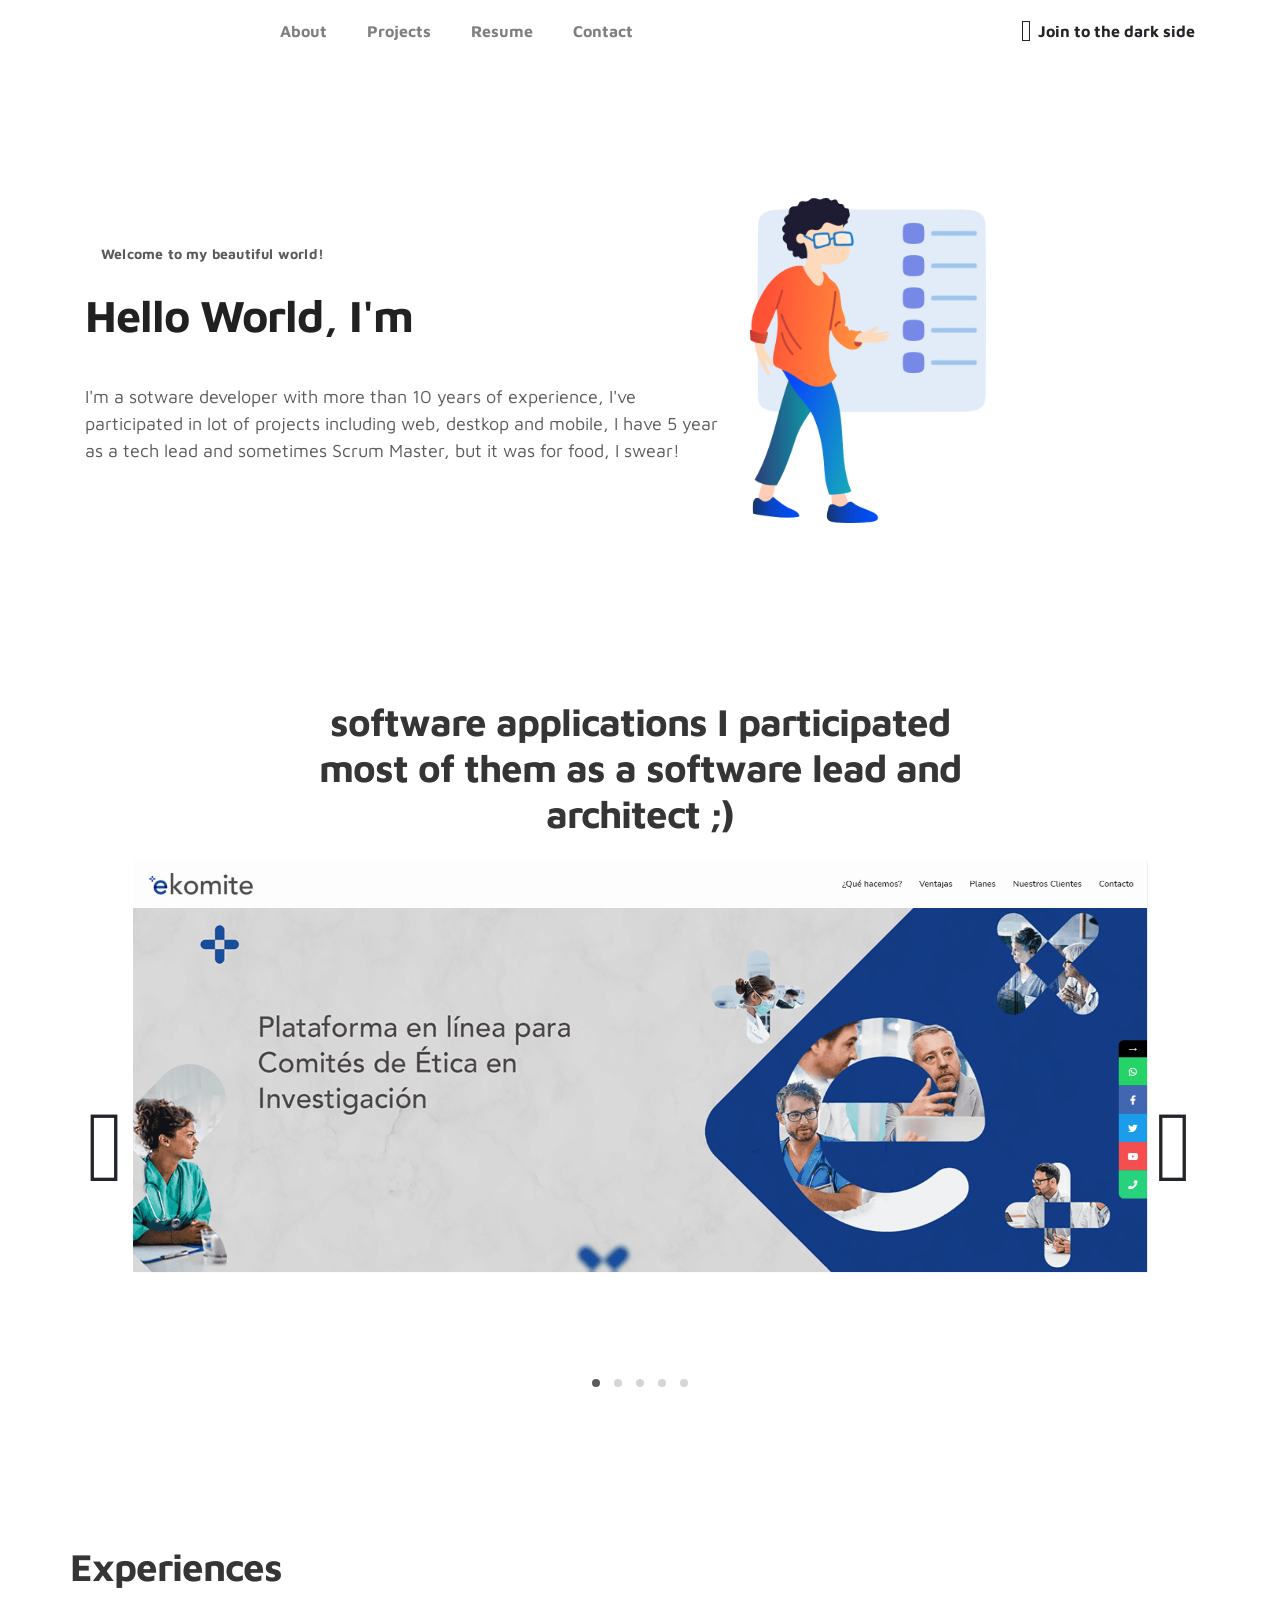
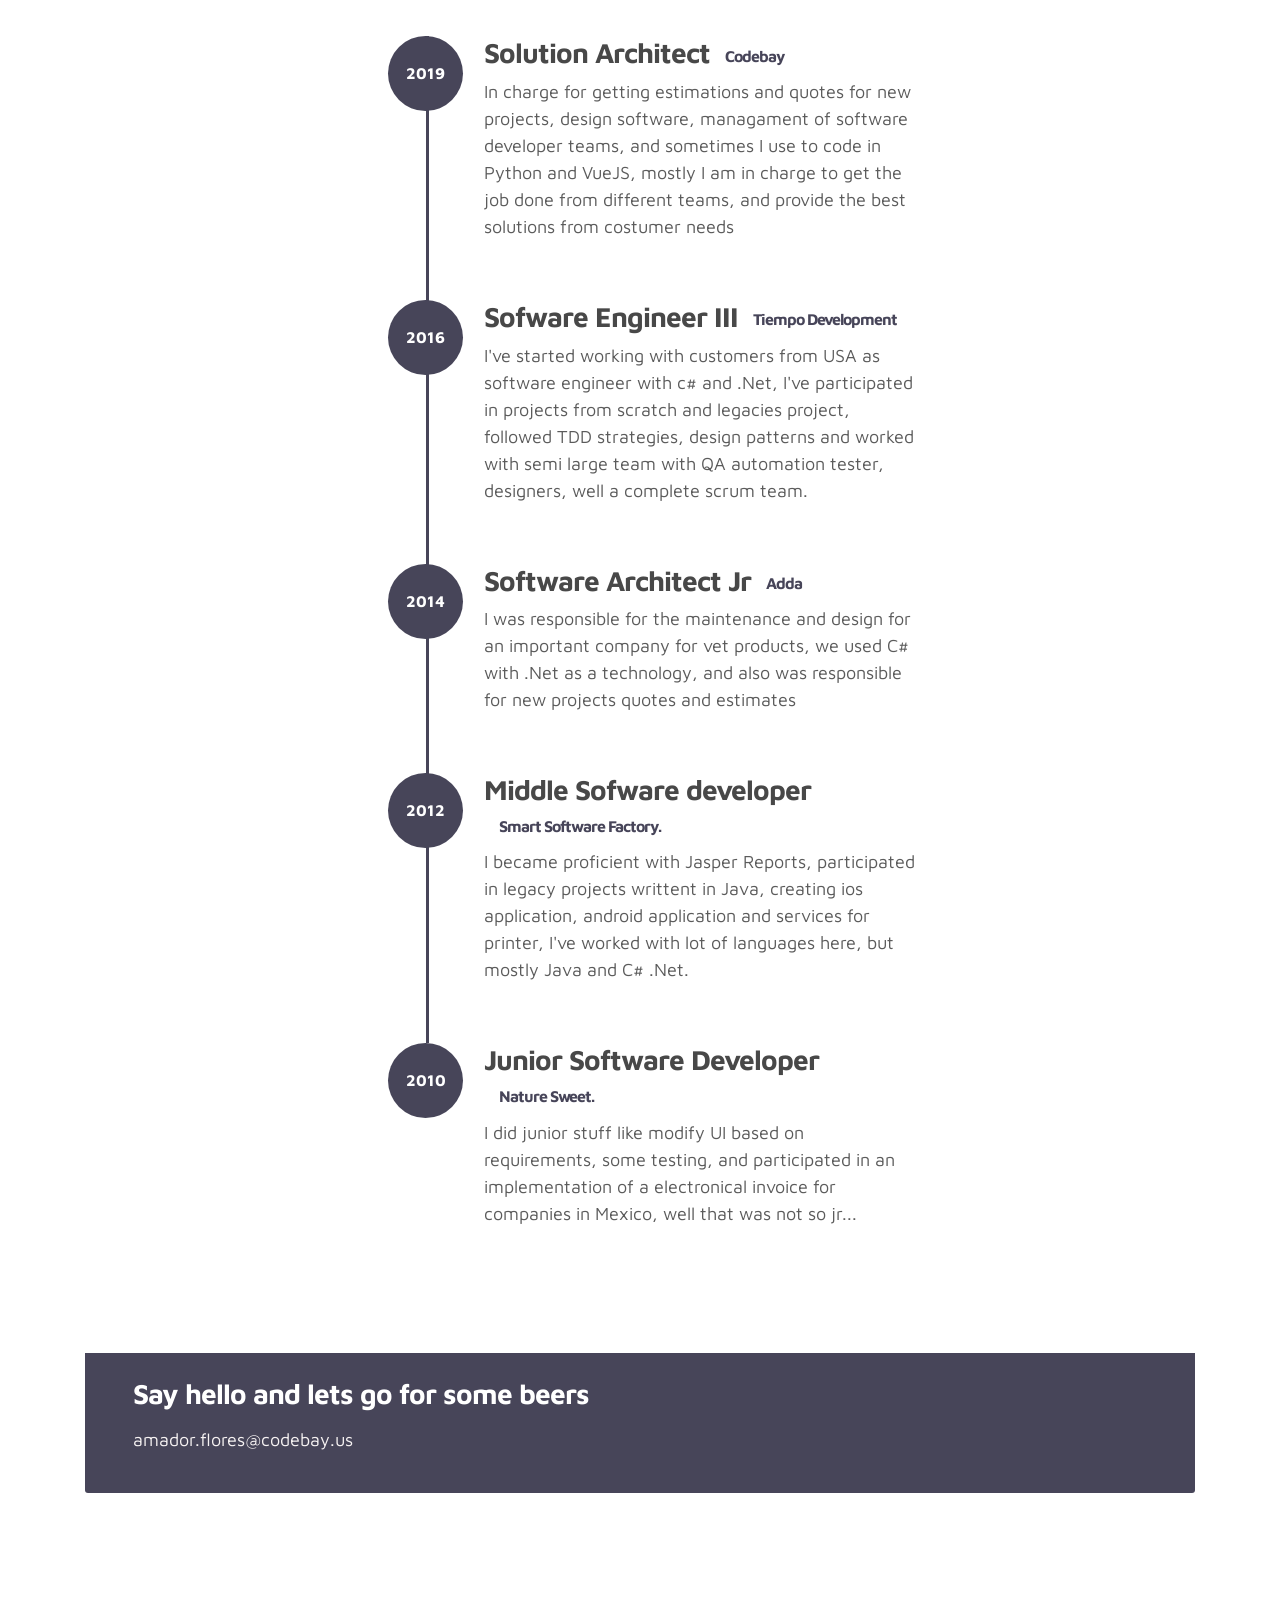
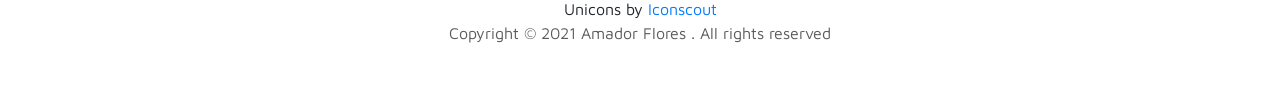
<file: index.html>
<!doctype html>
<html lang="en">
  <head>
    <meta charset="utf-8">
    <meta name="viewport" content="width=device-width, initial-scale=1, shrink-to-fit=no">
    <meta name="description" content="Amador Flores is a technology entusiast and very passionate of everyhing related with technology and videogames!">
    <meta name="author" content="Amador Flores">

    <title>Amador Flores - Welcome to my world!</title>

    <link rel="stylesheet" href="css/bootstrap.min.css">
    <link rel="stylesheet" href="https://unicons.iconscout.com/release/v4.0.0/css/line.css">
    <link rel="stylesheet" href="css/owl.carousel.min.css">
    <link rel="stylesheet" href="css/owl.theme.default.min.css">

    <!-- MAIN STYLE -->
    <link rel="stylesheet" href="css/tooplate-style.css?v=1">
    
<!--

Tooplate 2115 Marvel

https://www.tooplate.com/view/2115-marvel

-->
  </head>
  <body>

    <!-- MENU -->
    <nav class="navbar navbar-expand-sm navbar-light">
        <div class="container">
            <button class="navbar-toggler" type="button" data-toggle="collapse" data-target="#navbarNav" aria-controls="navbarNav" aria-expanded="false"
                aria-label="Toggle navigation">
                <span class="navbar-toggler-icon"></span>
                <span class="navbar-toggler-icon"></span>
                <span class="navbar-toggler-icon"></span>
            </button>

            <div class="collapse navbar-collapse" id="navbarNav">
                <ul class="navbar-nav mx-auto">
                    <li class="nav-item">
                        <a href="#about" class="nav-link"><span data-hover="About">About</span></a>
                    </li>
                    <li class="nav-item">
                        <a href="#project" class="nav-link"><span data-hover="Projects">Projects</span></a>
                    </li>
                    <li class="nav-item">
                        <a href="#resume" class="nav-link"><span data-hover="Resume">Resume</span></a>
                    </li>
                    <li class="nav-item">
                        <a href="#contact" class="nav-link"><span data-hover="Contact">Contact</span></a>
                    </li>
                </ul>

                <ul class="navbar-nav ml-lg-auto">
                    <div class="ml-lg-4">
                      <div class="color-mode d-lg-flex justify-content-center align-items-center">
                        <i class="color-mode-icon"></i>
                        <span class="text-icon-header">
                          Join to the dark side
                        </span> 
                      </div>
                    </div>
                </ul>
            </div>
        </div>
    </nav>

    <!-- ABOUT -->
    <section class="about full-screen d-lg-flex justify-content-center align-items-center" id="about">
        <div class="container">
            <div class="row">
                
                <div class="col-lg-7 col-md-12 col-12 d-flex align-items-center">
                    <div class="about-text">
                        <small class="small-text">Welcome to <span class="mobile-block">my beautiful world!</span></small>
                        <h1 class="animated animated-text">
                            <span class="mr-2">Hello World, I'm</span>
                                <div class="animated-info">
                                    <span class="animated-item">Amador Flores</span>
                                    <span class="animated-item">Software Developer</span>
                                    <span class="animated-item">A simple human</span>
                                </div>
                        </h1>

                        <p class="pt-3">I'm a sotware developer with more than 10 years of experience, I've participated in lot of projects including web, destkop and mobile,
                          I have 5 year as a tech lead and sometimes Scrum Master, but it was for food, I swear!</p>
                    </div>
                </div>

                <div class="col-lg-5 col-md-12 col-12">
                    <div class="about-image svg">
                        <img src="images/undraw/undraw_software_engineer_lvl5.svg" class="img-fluid" alt="svg image">
                    </div>
                </div>

            </div>
        </div>
    </section>

    <!-- PROJECTS -->
    <section class="project py-5" id="project">
        <div class="container">
                
                <div class="row">
                  <div class="col-lg-11 text-center mx-auto col-12">

                      <div class="col-lg-8 mx-auto">
                        <h2>software applications I participated most of them as a software lead and architect ;)</h2>
                      </div>

                      <div class="owl-carousel owl-theme pt-3">
                        <div class="item">
                          <div class="project-info">
                            <img src="images/project/project-image01.png" class="img-fluid" alt="project image">
                          </div>
                        </div>

                        <div class="item">
                          <div class="project-info">
                            <img src="images/project/project-image02.png" class="img-fluid" alt="project image">
                          </div>
                        </div>

                        <div class="item">
                          <div class="project-info">
                            <img src="images/project/project-image03.png" class="img-fluid" alt="project image">
                          </div>
                        </div>

                        <div class="item">
                          <div class="project-info">
                            <img src="images/project/project-image04.png" class="img-fluid" alt="project image">
                          </div>
                        </div>

                        <div class="item">
                          <div class="project-info">
                            <img src="images/project/project-image05.png" class="img-fluid" alt="project image">
                          </div>
                        </div>
                      </div>

                  </div>
                </div>
        </div>
    </section>

    <!-- FEATURES -->
    <section class="resume py-5 d-lg-flex justify-content-center align-items-center" id="resume">
        <div class="container">
            <div class="row">
              <h2 class="mb-4">Experiences</h2>

                <div class="col-12 d-flex justify-content-center">

                    <div class="timeline pl-4">
                        <div class="timeline-wrapper">
                          <div class="timeline-yr">
                              <span>2019</span>
                          </div>
                          <div class="timeline-info">
                              <h3><span>Solution Architect</span><small>Codebay</small></h3>
                              <p>In charge for getting estimations and quotes for new projects, design software, managament of software developer teams, and sometimes I use to code in Python and VueJS, mostly I am in charge to get the job done from different teams, and provide the best solutions from costumer needs</p>
                          </div>
                        </div>

                        <div class="timeline-wrapper">
                             <div class="timeline-yr">
                                  <span>2016</span>
                             </div>
                             <div class="timeline-info">
                                  <h3><span>Sofware Engineer III</span><small>Tiempo Development</small></h3>
                                  <p>I've started working with customers from USA as software engineer with c# and .Net, I've participated in projects from scratch and legacies project, followed TDD strategies, design patterns and worked with semi large team with QA automation tester, designers, well a complete scrum team.</p>
                             </div>
                        </div>

                        <div class="timeline-wrapper">
                            <div class="timeline-yr">
                                <span>2014</span>
                            </div>
                            <div class="timeline-info">
                                <h3><span>Software Architect Jr</span><small>Adda</small></h3>
                                <p>I was responsible for the maintenance and design for an important company for vet products, we used C# with .Net as a technology, and also was responsible for new projects quotes and estimates</p>
                            </div>
                        </div>

                        <div class="timeline-wrapper">
                            <div class="timeline-yr">
                                <span>2012</span>
                            </div>
                            <div class="timeline-info">
                                <h3><span>Middle Sofware developer<small>Smart Software Factory.</small></h3>
                                <p>I became proficient with Jasper Reports, participated in legacy projects writtent in Java, creating ios application, android application and services for printer, I've worked with lot of languages here, but mostly Java and C# .Net.</p>
                            </div>
                        </div>
                        
                        <div class="timeline-wrapper">
                            <div class="timeline-yr">
                                <span>2010</span>
                            </div>
                            <div class="timeline-info">
                                <h3><span>Junior Software Developer<small>Nature Sweet.</small></h3>
                                <p>I did junior stuff like modify UI based on requirements, some testing, and participated in an implementation of a electronical invoice for companies in Mexico, well that was not so jr...</p>
                            </div>
                        </div>

                    </div>
                </div>
                
            </div>
        </div>
    </section>

    <!-- CONTACT -->
    <section class="contact py-5" id="contact">
      <div class="container">
        <div class="row">
          
          <div class="col-12">
            <div class="contact-info d-flex justify-content-between align-items-center py-4 px-lg-5">
                <div class="contact-info-item">
                  <h3 class="mb-3 text-white">Say hello and lets go for some beers</h3>
                  <p><a href="mailto:amador.flores@codebay.us">amador.flores@codebay.us</a></p>
                </div>
                <ul class="social-links">
                  <li><a href="https://www.linkedin.com/in/jos%C3%A9-amador-flores-ibarra-50bb1073/" class="uil uil-linkedin-alt" data-toggle="tooltip" data-placement="left" title="LinkedIn"></a></li>
                  <li><a href="https://github.com/jamadorfi18" class="uil uil-github" data-toggle="tooltip" data-placement="left" title="GitHub"></a></li>
                  <li><a href="https://codebay.us/" class="uil uil-globe" data-toggle="tooltip" data-placement="left" title="Codebay"></a></li>
                </ul>
            </div>
          </div>
        </div>
      </div>
    </section>

    <!-- FOOTER -->
     <footer class="footer py-5">
          <div class="container">
            <div class="row">
              <div class="col-12 text-center">
                 Unicons by <a href="https://iconscout.com/">Iconscout</a>
              </div>
            </div>
               <div class="row">
                    <div class="col-lg-12 col-12">                                
                        <p class="copyright-text text-center">Copyright &copy; 2021 Amador Flores . All rights reserved</p>
                    </div>
               </div>
          </div>
     </footer>

    <script src="js/jquery-3.3.1.min.js"></script>
    <script src="js/popper.min.js"></script>
    <script src="js/bootstrap.min.js"></script>
    <script src="js/Headroom.js"></script>
    <script src="js/jQuery.headroom.js"></script>
    <script src="js/owl.carousel.min.js"></script>
    <script src="js/smoothscroll.js"></script>
    <script src="js/custom.js?v=1"></script>

  </body>
</html>
</file>
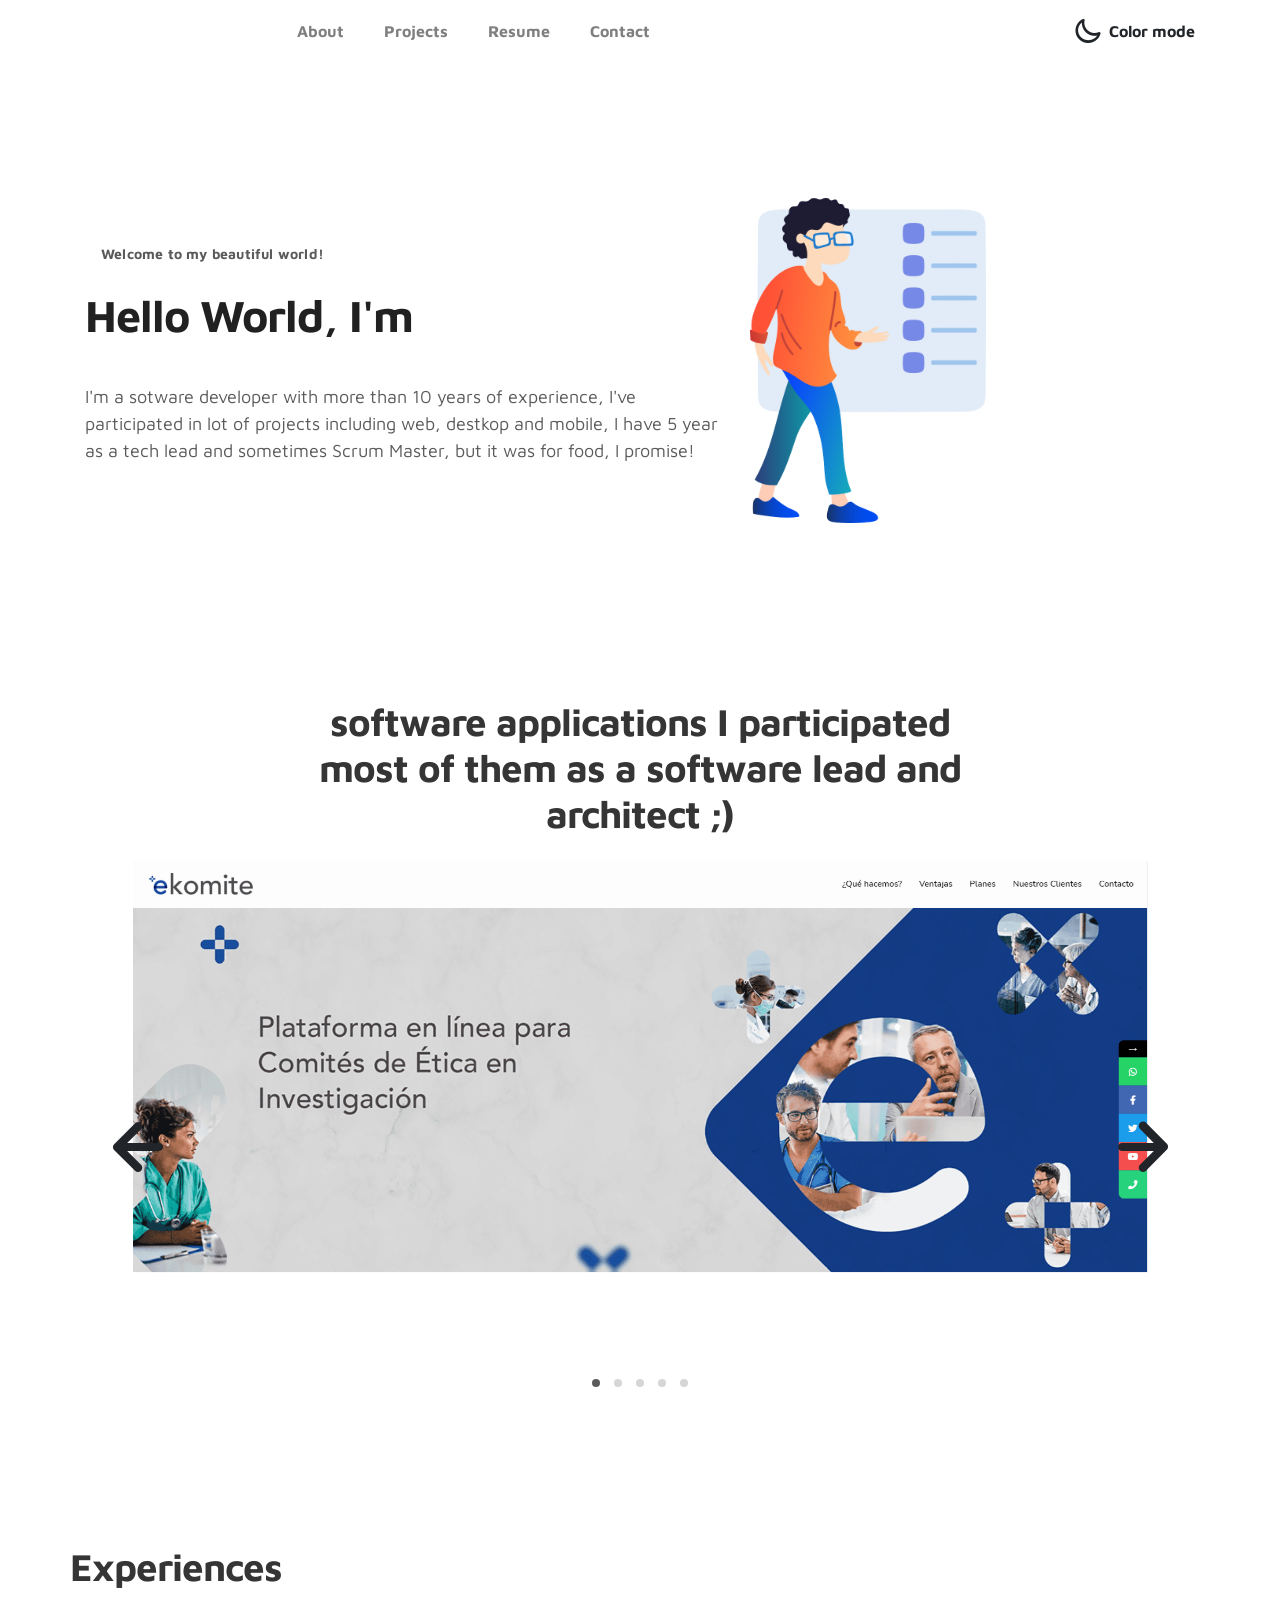
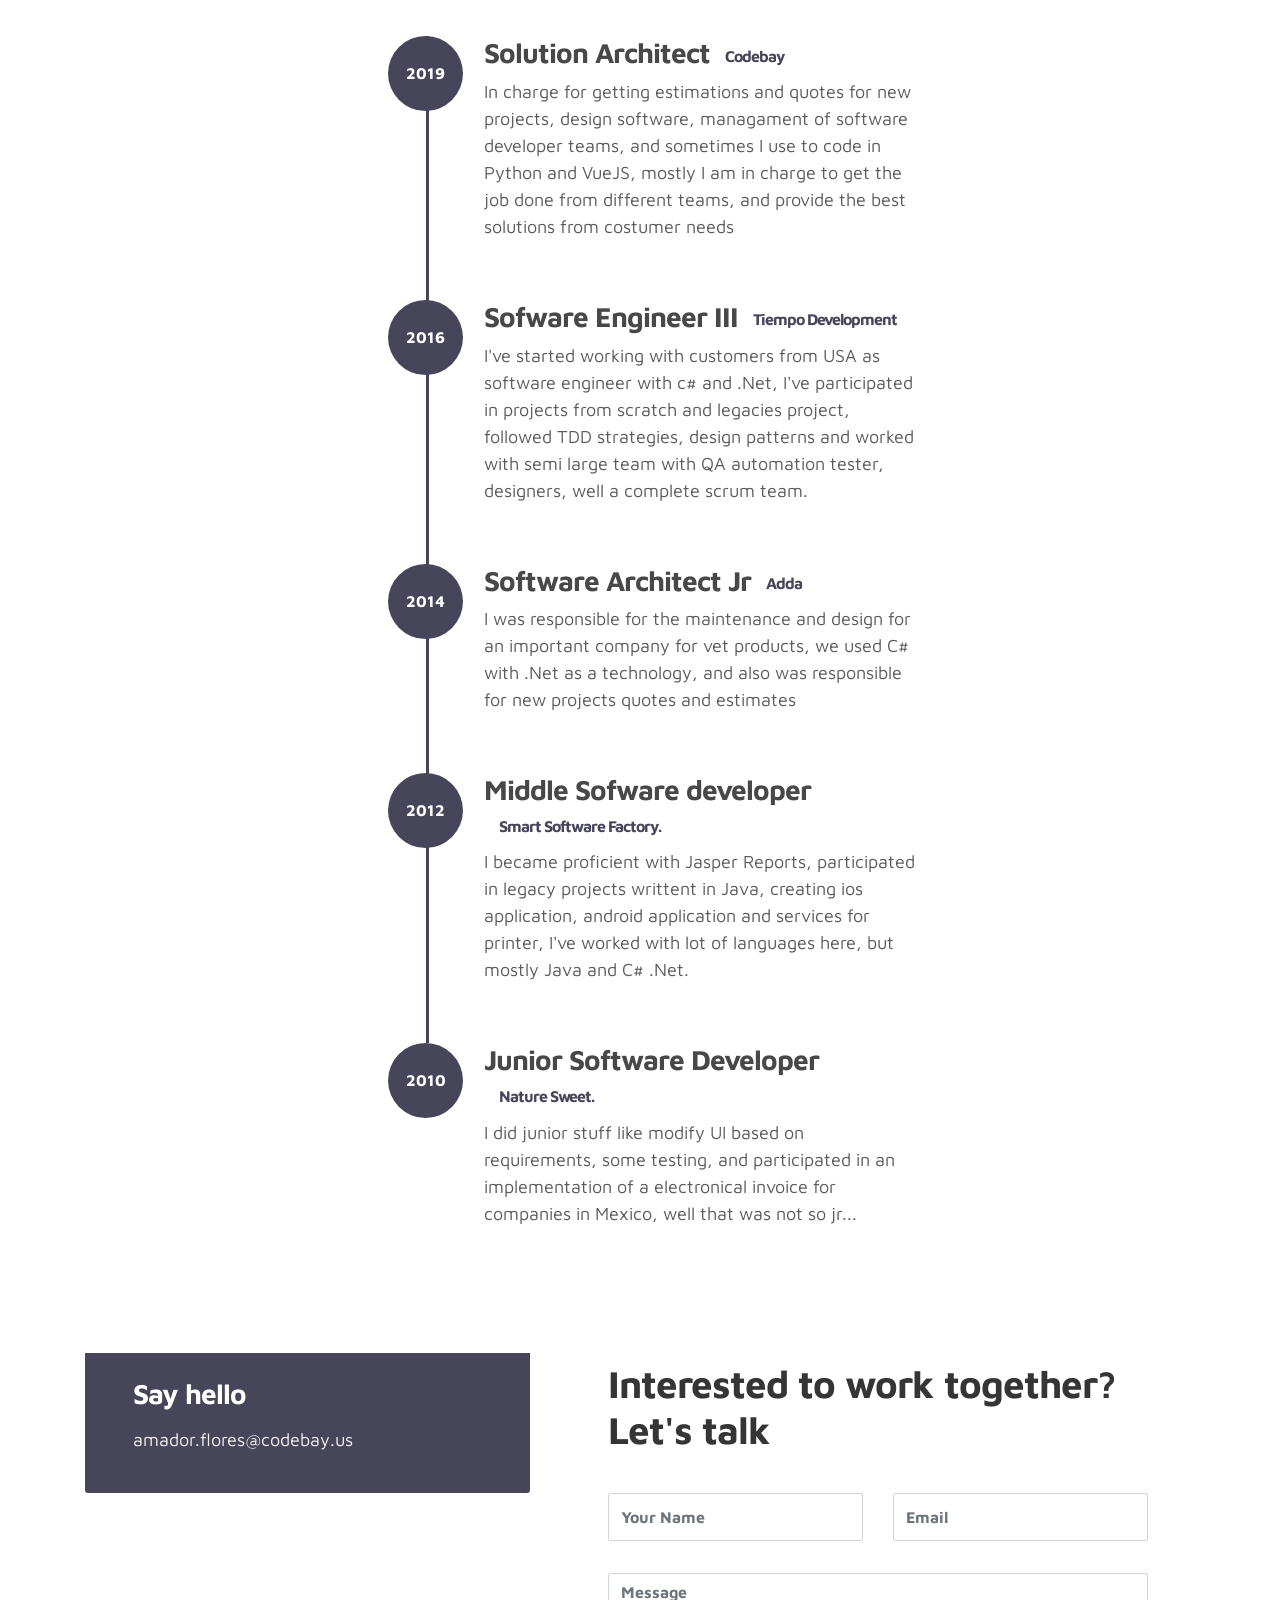
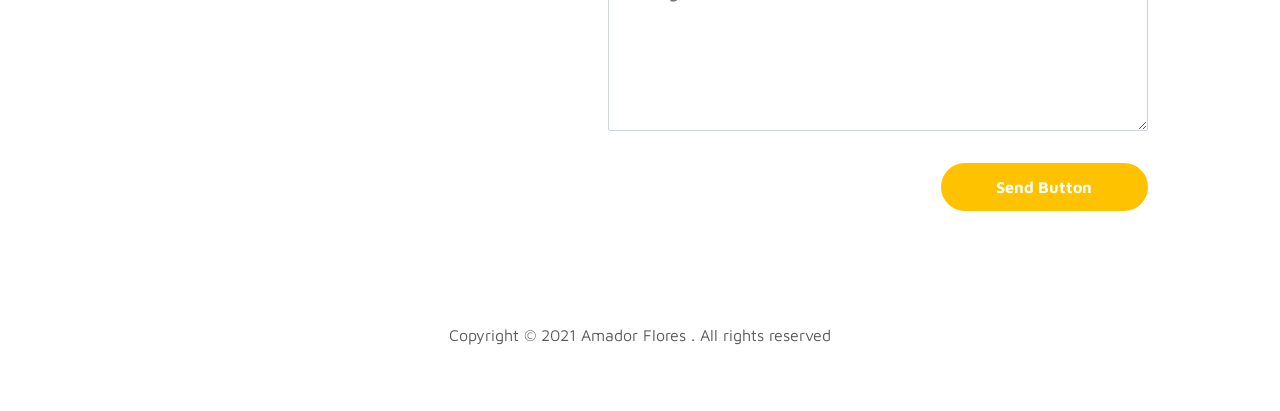
<file: 2115_marvel/index.html>
<!doctype html>
<html lang="en">
  <head>
    <meta charset="utf-8">
    <meta name="viewport" content="width=device-width, initial-scale=1, shrink-to-fit=no">
    <meta name="description" content="">
    <meta name="author" content="">

    <title>Amador Flores </title>

    <link rel="stylesheet" href="css/bootstrap.min.css">
    <link rel="stylesheet" href="css/unicons.css">
    <link rel="stylesheet" href="css/owl.carousel.min.css">
    <link rel="stylesheet" href="css/owl.theme.default.min.css">

    <!-- MAIN STYLE -->
    <link rel="stylesheet" href="css/tooplate-style.css">
    
<!--

Tooplate 2115 Marvel

https://www.tooplate.com/view/2115-marvel

-->
  </head>
  <body>

    <!-- MENU -->
    <nav class="navbar navbar-expand-sm navbar-light">
        <div class="container">
            <button class="navbar-toggler" type="button" data-toggle="collapse" data-target="#navbarNav" aria-controls="navbarNav" aria-expanded="false"
                aria-label="Toggle navigation">
                <span class="navbar-toggler-icon"></span>
                <span class="navbar-toggler-icon"></span>
                <span class="navbar-toggler-icon"></span>
            </button>

            <div class="collapse navbar-collapse" id="navbarNav">
                <ul class="navbar-nav mx-auto">
                    <li class="nav-item">
                        <a href="#about" class="nav-link"><span data-hover="About">About</span></a>
                    </li>
                    <li class="nav-item">
                        <a href="#project" class="nav-link"><span data-hover="Projects">Projects</span></a>
                    </li>
                    <li class="nav-item">
                        <a href="#resume" class="nav-link"><span data-hover="Resume">Resume</span></a>
                    </li>
                    <li class="nav-item">
                        <a href="#contact" class="nav-link"><span data-hover="Contact">Contact</span></a>
                    </li>
                </ul>

                <ul class="navbar-nav ml-lg-auto">
                    <div class="ml-lg-4">
                      <div class="color-mode d-lg-flex justify-content-center align-items-center">
                        <i class="color-mode-icon"></i>
                        Color mode
                      </div>
                    </div>
                </ul>
            </div>
        </div>
    </nav>

    <!-- ABOUT -->
    <section class="about full-screen d-lg-flex justify-content-center align-items-center" id="about">
        <div class="container">
            <div class="row">
                
                <div class="col-lg-7 col-md-12 col-12 d-flex align-items-center">
                    <div class="about-text">
                        <small class="small-text">Welcome to <span class="mobile-block">my beautiful world!</span></small>
                        <h1 class="animated animated-text">
                            <span class="mr-2">Hello World, I'm</span>
                                <div class="animated-info">
                                    <span class="animated-item">Amador Flores</span>
                                    <span class="animated-item">Software Developer</span>
                                    <span class="animated-item">A simple human</span>
                                </div>
                        </h1>

                        <p class="pt-3">I'm a sotware developer with more than 10 years of experience, I've participated in lot of projects including web, destkop and mobile,
                          I have 5 year as a tech lead and sometimes Scrum Master, but it was for food, I promise!</p>
                    </div>
                </div>

                <div class="col-lg-5 col-md-12 col-12">
                    <div class="about-image svg">
                        <img src="images/undraw/undraw_software_engineer_lvl5.svg" class="img-fluid" alt="svg image">
                    </div>
                </div>

            </div>
        </div>
    </section>

    <!-- PROJECTS -->
    <section class="project py-5" id="project">
        <div class="container">
                
                <div class="row">
                  <div class="col-lg-11 text-center mx-auto col-12">

                      <div class="col-lg-8 mx-auto">
                        <h2>software applications I participated most of them as a software lead and architect ;)</h2>
                      </div>

                      <div class="owl-carousel owl-theme pt-3">
                        <div class="item">
                          <div class="project-info">
                            <img src="images/project/project-image01.png" class="img-fluid" alt="project image">
                          </div>
                        </div>

                        <div class="item">
                          <div class="project-info">
                            <img src="images/project/project-image02.png" class="img-fluid" alt="project image">
                          </div>
                        </div>

                        <div class="item">
                          <div class="project-info">
                            <img src="images/project/project-image03.png" class="img-fluid" alt="project image">
                          </div>
                        </div>

                        <div class="item">
                          <div class="project-info">
                            <img src="images/project/project-image04.png" class="img-fluid" alt="project image">
                          </div>
                        </div>

                        <div class="item">
                          <div class="project-info">
                            <img src="images/project/project-image05.png" class="img-fluid" alt="project image">
                          </div>
                        </div>
                      </div>

                  </div>
                </div>
        </div>
    </section>

    <!-- FEATURES -->
    <section class="resume py-5 d-lg-flex justify-content-center align-items-center" id="resume">
        <div class="container">
            <div class="row">
              <h2 class="mb-4">Experiences</h2>

                <div class="col-12 d-flex justify-content-center">

                    <div class="timeline pl-4">
                        <div class="timeline-wrapper">
                          <div class="timeline-yr">
                              <span>2019</span>
                          </div>
                          <div class="timeline-info">
                              <h3><span>Solution Architect</span><small>Codebay</small></h3>
                              <p>In charge for getting estimations and quotes for new projects, design software, managament of software developer teams, and sometimes I use to code in Python and VueJS, mostly I am in charge to get the job done from different teams, and provide the best solutions from costumer needs</p>
                          </div>
                        </div>

                        <div class="timeline-wrapper">
                             <div class="timeline-yr">
                                  <span>2016</span>
                             </div>
                             <div class="timeline-info">
                                  <h3><span>Sofware Engineer III</span><small>Tiempo Development</small></h3>
                                  <p>I've started working with customers from USA as software engineer with c# and .Net, I've participated in projects from scratch and legacies project, followed TDD strategies, design patterns and worked with semi large team with QA automation tester, designers, well a complete scrum team.</p>
                             </div>
                        </div>

                        <div class="timeline-wrapper">
                            <div class="timeline-yr">
                                <span>2014</span>
                            </div>
                            <div class="timeline-info">
                                <h3><span>Software Architect Jr</span><small>Adda</small></h3>
                                <p>I was responsible for the maintenance and design for an important company for vet products, we used C# with .Net as a technology, and also was responsible for new projects quotes and estimates</p>
                            </div>
                        </div>

                        <div class="timeline-wrapper">
                            <div class="timeline-yr">
                                <span>2012</span>
                            </div>
                            <div class="timeline-info">
                                <h3><span>Middle Sofware developer<small>Smart Software Factory.</small></h3>
                                <p>I became proficient with Jasper Reports, participated in legacy projects writtent in Java, creating ios application, android application and services for printer, I've worked with lot of languages here, but mostly Java and C# .Net.</p>
                            </div>
                        </div>
                        
                        <div class="timeline-wrapper">
                            <div class="timeline-yr">
                                <span>2010</span>
                            </div>
                            <div class="timeline-info">
                                <h3><span>Junior Software Developer<small>Nature Sweet.</small></h3>
                                <p>I did junior stuff like modify UI based on requirements, some testing, and participated in an implementation of a electronical invoice for companies in Mexico, well that was not so jr...</p>
                            </div>
                        </div>

                    </div>
                </div>
                
            </div>
        </div>
    </section>

    <!-- CONTACT -->
    <section class="contact py-5" id="contact">
      <div class="container">
        <div class="row">
          
          <div class="col-lg-5 mr-lg-5 col-12">
            <div class="contact-info d-flex justify-content-between align-items-center py-4 px-lg-5">
                <div class="contact-info-item">
                  <h3 class="mb-3 text-white">Say hello</h3>
                  <p><a href="mailto:amador.flores@codebay.us">amador.flores@codebay.us</a></p>
                </div>
            </div>
          </div>

          <div class="col-lg-6 col-12">
            <div class="contact-form">
              <h2 class="mb-4">Interested to work together? Let's talk</h2>

              <form action="" method="get">
                <div class="row">
                  <div class="col-lg-6 col-12">
                    <input type="text" class="form-control" name="name" placeholder="Your Name" id="name">
                  </div>

                  <div class="col-lg-6 col-12">
                    <input type="email" class="form-control" name="email" placeholder="Email" id="email">
                  </div>

                  <div class="col-12">
                    <textarea name="message" rows="6" class="form-control" id="message" placeholder="Message"></textarea>
                  </div>

                  <div class="ml-lg-auto col-lg-5 col-12">
                    <input type="submit" class="form-control submit-btn" value="Send Button">
                  </div>
                </div>
              </form>
            </div>
          </div>

        </div>
      </div>
    </section>

    <!-- FOOTER -->
     <footer class="footer py-5">
          <div class="container">
               <div class="row">

                    <div class="col-lg-12 col-12">                                
                        <p class="copyright-text text-center">Copyright &copy; 2021 Amador Flores . All rights reserved</p>
                    </div>
                    
               </div>
          </div>
     </footer>

    <script src="js/jquery-3.3.1.min.js"></script>
    <script src="js/popper.min.js"></script>
    <script src="js/bootstrap.min.js"></script>
    <script src="js/Headroom.js"></script>
    <script src="js/jQuery.headroom.js"></script>
    <script src="js/owl.carousel.min.js"></script>
    <script src="js/smoothscroll.js"></script>
    <script src="js/custom.js"></script>

  </body>
</html>
</file>
<file: css/tooplate-style.css>
/*

Tooplate 2115 Marvel

https://www.tooplate.com/view/2115-marvel

*/


@import url("https://fonts.googleapis.com/css?family=Maven+Pro:400,700");
body {
  font-family: "Maven Pro", sans-serif;
  padding-top: 70px;
}

.full-screen {
  padding: 8rem 0;
}

.small-text {
  color: #5b5b5b;
  font-size: 14px;
  font-weight: bold;
  padding: 8px 16px;
  border-radius: 50px;
  letter-spacing: 0.2px;
}

ul {
  margin: 0;
  padding: 0;
}
ul li {
  list-style: none;
}

a {
  font-weight: normal;
  text-decoration: none !important;
  transition: all 0.4s ease;
}
a:hover {
  color: #ffc200 !important;
}

.navbar-brand .uil {
  font-size: 40px;
}

p {
  font-size: 18px;
  font-weight: 300;
  line-height: 1.5;
  color: #5b5b5b;
}

h1, h2, h3, h4, h5, h6 {
  font-weight: bold;
  letter-spacing: -1px;
}

h1 {
  color: #212121;
  font-size: 2.8em;
  margin: 24px 0;
}

h2 {
  color: #353535;
  font-size: 2.4em;
  font-weight: bold;
}

h3 {
  color: #484848;
}

h3,
b, strong {
  font-weight: bold;
}

.custom-btn {
  background: #eee;
  color: #5b5b5b;
  font-weight: bold;
  border-radius: 50px;
  padding: 13px 29px;
  font-size: 14px;
  line-height: normal;
  overflow: hidden;
  transition: all 0.4s ease;
}
.custom-btn:hover {
  color: #ffc200;
}
.custom-btn.custom-btn-bg {
  background: #474559;
  color: #ffffff;
}
.custom-btn.custom-btn-bg:hover {
  background: #ffc200;
  color: #ffffff !important;
}

.animated {
  position: relative;
}

.animated-info {
  display: inline-block;
  vertical-align: top;
  margin-top: 5px;
  min-width: 260px;
  position: relative;
}

.animated-item {
  color: #ffc200;
}

.animated-item {
  font-size: 38px;
  line-height: inherit;
  display: block;
  opacity: 0;
  overflow: hidden;
  position: absolute;
  top: 0;
  right: 0;
  left: 0;
  animation: BottomTotop 6s linear infinite 0s;
}
.animated-item:nth-child(2n+2) {
  animation-delay: 2s;
}
.animated-item:nth-child(3n+3) {
  animation-delay: 4s;
}

@keyframes BottomTotop {
  0% {
    opacity: 0;
  }
  5% {
    opacity: 0;
    transform: translateY(5px);
  }
  10% {
    opacity: 1;
    transform: translateY(0px);
  }
  25% {
    opacity: 1;
    transform: translateY(0px);
  }
  30% {
    opacity: 0;
    transform: translateY(5px);
  }
  80% {
    opacity: 0;
  }
  100% {
    opacity: 0;
  }
}
.navbar {
  position: fixed;
  top: 0;
  right: 0;
  left: 0;
  z-index: 999999;
  will-change: transform;
  transition: transform 200ms linear;
}
.navbar[class*="-unpinned"] {
  transform: translate(0, -150%);
}
.navbar[class*="-pinned"] {
  transform: translate(0, 0);
}
.navbar[class*="headroom--not-top"] {
  background: #ffffff;
  border-bottom: 1px solid #f0f0f0;
  padding-top: 0;
  padding-bottom: 0;
}

.navbar-brand {
  font-weight: bold;
}

.navbar-expand-sm .navbar-nav .nav-link {
  padding: 0 20px;
}

.nav-link {
  font-weight: bold;
  font-size: 16px;
  overflow: hidden;
}
.nav-link span {
  position: relative;
  display: inline-block;
  transition: transform 0.3s;
}
.nav-link span:before {
  position: absolute;
  top: 100%;
  content: attr(data-hover);
  transform: translate3d(0, 0, 0);
}

.navbar-light .navbar-nav .nav-link:focus,
.navbar-light .navbar-nav .nav-link:hover {
  color: #ffc200;
  font-weight: bold;
}
.navbar-light .navbar-nav .nav-link:focus span,
.navbar-light .navbar-nav .nav-link:hover span {
  transform: translateY(-100%);
}

.navbar-light .navbar-toggler-icon {
  background: none;
}

.navbar-toggler {
  border: 0;
  padding: 0;
  width: 32px;
  height: 32px;
  line-height: 32px;
  outline: none;
  cursor: pointer;
  margin-right: 10px;
}
.navbar-toggler:focus {
  outline: none;
}
.navbar-toggler[aria-expanded="true"] .navbar-toggler-icon:first-child {
  transform: rotate(45deg);
  top: 6px;
}
.navbar-toggler[aria-expanded="true"] .navbar-toggler-icon:nth-child(2) {
  display: none;
}
.navbar-toggler[aria-expanded="true"] .navbar-toggler-icon:last-child {
  transform: rotate(-45deg);
  bottom: 1px;
}
.navbar-toggler .navbar-toggler-icon {
  background: #212121;
  display: block;
  width: 100%;
  height: 2px;
  margin: 5px 0;
  transition: all 0.4s ease;
  position: relative;
}

.copyright-text {
  font-size: 16px;
  font-weight: normal;
  display: block;
}

.color-mode {
  font-weight: bold;
  cursor: pointer;
}

.color-mode-icon {
  position: relative;
  right: 6px;
}
.color-mode-icon:after {
  font-family: 'unicons-line';
  content: '\ea8b';
  font-size: 30px;
  font-weight: 300;
  font-style: normal;
}
.color-mode-icon.active:after {
  font-family: 'unicons-line';
  content: '\e9cc';
  font-size: 30px;
  color: #ffffff;
}

.dark-mode {
  background: #0c0c0d;
}
.dark-mode .navbar-light .navbar-nav .nav-link {
  color: rgba(255, 255, 255, 0.8);
}
.dark-mode .navbar-light .navbar-nav .nav-link:hover {
  color: #ffc200;
}
.dark-mode .navbar[class*="headroom--not-top"] {
  background: #0c0c0d;
  border-bottom: 1px solid #1f1f1f;
}
.dark-mode .small-text {
  background: #0d0c15;
  color: #ffffff;
}
.dark-mode .feature-card .uil,
.dark-mode .navbar-light .navbar-brand,
.dark-mode h1, .dark-mode h2, .dark-mode h3, .dark-mode h4, .dark-mode h5, .dark-mode h6,
.dark-mode .color-mode {
  color: #ffffff;
}
.dark-mode .owl-carousel .owl-nav button.owl-next,
.dark-mode .owl-carousel .owl-nav button.owl-prev,
.dark-mode .owl-carousel button.owl-dot {
  color: #ffffff;
}

.timeline-wrapper {
  position: relative;
  padding: 22px 0;
}
.timeline-wrapper:last-child:before {
  height: 0;
}
.timeline-wrapper:before {
  content: "";
  background: #474559;
  width: 3px;
  height: 100%;
  position: absolute;
  left: 38px;
}

.timeline-yr {
  background: #474559;
  border-radius: 100%;
  position: absolute;
  width: 75px;
  height: 75px;
  line-height: 75px;
  text-align: center;
}
.timeline-yr span {
  color: #ffffff;
  font-size: 16px;
  font-weight: bold;
  display: block;
  line-height: 75px;
}

.timeline-info {
  display: inline-block;
  vertical-align: top;
  max-width: 432px;
  margin-left: 6em;
}
.timeline-info small {
  color: #474559;
  font-size: 16px;
  font-weight: bold;
  display: inline-block;
  vertical-align: middle;
  margin-left: 15px;
}

.owl-carousel .owl-nav span {
  display: none;
}
.owl-carousel .owl-nav .owl-prev:before,
.owl-carousel .owl-nav .owl-next:before {
  background: none;
  padding: 0;
  display: block;
  position: absolute;
  top: 50%;
  transform: translate(0, -50%);
  font-family: 'unicons-line';
  font-size: 100px;
  line-height: normal;
}
.owl-carousel .owl-nav .owl-prev:before {
  content: '\ebb4';
  left: -45px;
}
.owl-carousel .owl-nav .owl-next:before {
  content: '\ebb5';
  right: -45px;
}

.owl-theme .owl-nav [class*=owl-] {
  background: none;
  border-radius: 0;
  margin: 0;
  padding: 0;
  font-size: inherit;
}
.owl-theme .owl-nav [class*=owl-]:hover {
  color: #ffc200;
}
.owl-theme .owl-dots .owl-dot {
  outline: none;
}
.owl-theme .owl-dots .owl-dot span {
  width: 8px;
  height: 8px;
}
.owl-theme .owl-dots .owl-dot.active span, .owl-theme .owl-dots .owl-dot:hover span {
  background: #5b5b5b;
}

.google-map iframe {
  width: 100%;
}

.contact-form {
  position: relative;
}
.contact-form .form-control {
  background: transparent;
  border-radius: 2px;
  outline: none;
  box-shadow: none;
  font-weight: bold;
  margin: 16px 0;
}
.contact-form .form-control:not(textarea) {
  height: 48px;
}
.contact-form .form-control:hover, .contact-form .form-control:focus {
  border-color: #ffc200;
}
.contact-form .submit-btn {
  background: #ffc200;
  border-radius: 50px;
  color: #ffffff;
  font-weight: bold;
  border: 0;
  cursor: pointer;
  transition: all 0.4s ease;
}
.contact-form .submit-btn:hover {
  background: #474559;
}

.contact-info {
  background: #474559;
  border-radius: 0 0 3px 3px;
  position: relative;
  bottom: 8px;
}
.contact-info p, .contact-info a {
  color: #f7f3f3;
}

.social-links .uil {
  color: #f7f3f3;
  font-size: 20px;
  display: block;
  margin: 5px 0;
}
.social-links .uil:hover {
  color: #ffc200;
}

@media (min-width: 1270px) {
  .owl-theme .owl-dots {
    position: relative;
    bottom: 50px;
  }
}
@media (max-width: 991px) {
  .full-screen {
    padding: 1rem 0;
  }

  .color-mode {
    display: none;
  }

  .about-image {
    margin-top: 4em;
  }

  .mobile-mt-2,
  .contact-form {
    margin-top: 2em;
  }

  .contact-info {
    padding: 0 2rem;
  }
}
@media (max-width: 767px) {
  h1 {
    font-size: 2.4em;
  }

  h2 {
    font-size: 2em;
  }

  .animated-item {
    font-size: 28px;
  }

  .navbar-collapse {
    background: #ffffff;
    text-align: center;
    padding-bottom: 20px;
  }

  .navbar-expand-sm .navbar-nav .nav-link {
    padding: 3px 20px;
  }
}
@media (max-width: 580px) {
	.animated-info {
		min-width: 200px;
	}
  .animated-item {
    font-size: 30px;
  }

  .custom-btn-group {
    text-align: center;
  }

  .custom-btn {
    display: block;
    margin: 10px 0;
  }

  .owl-theme .owl-nav {
    display: none;
  }

  .timeline-info small {
    display: block;
    margin: 10px 0 0 0;
  }
}
@media (max-width: 320px) {
  .animated-text {
    margin-top: 0;
  }

  .about-text {
    text-align: center;
  }

  .full-screen {
    padding: 4rem 0;
  }

  .mobile-block {
    display: block;
  }

  .contact-info {
    flex-direction: column;
  }

  .social-links li {
    display: inline-block;
    vertical-align: top;
  }
}
</file>
<file: 2115_marvel/css/unicons.css>
@font-face {
  font-family: 'unicons';
  src: url('../font/unicons.eot?42479262');
  src: url('../font/unicons.eot?42479262#iefix') format('embedded-opentype'),
       url('../font/unicons.woff2?42479262') format('woff2'),
       url('../font/unicons.woff?42479262') format('woff'),
       url('../font/unicons.ttf?42479262') format('truetype'),
       url('../font/unicons.svg?42479262#unicons') format('svg');
  font-weight: normal;
  font-style: normal;
}
/* Chrome hack: SVG is rendered more smooth in Windozze. 100% magic, uncomment if you need it. */
/* Note, that will break hinting! In other OS-es font will be not as sharp as it could be */
/*
@media screen and (-webkit-min-device-pixel-ratio:0) {
  @font-face {
    font-family: 'unicons';
    src: url('../font/unicons.svg?42479262#unicons') format('svg');
  }
}
*/
 
 [class^="uil-"]:before, [class*=" uil-"]:before {
  font-family: "unicons";
  font-style: normal;
  font-weight: normal;
  speak: none;
 
  display: inline-block;
  text-decoration: inherit;
  width: 1em;
  margin-right: .2em;
  text-align: center;
  /* opacity: .8; */
 
  /* For safety - reset parent styles, that can break glyph codes*/
  font-variant: normal;
  text-transform: none;
 
  /* fix buttons height, for twitter bootstrap */
  line-height: 1em;
 
  /* Animation center compensation - margins should be symmetric */
  /* remove if not needed */
  margin-left: .2em;
 
  /* you can be more comfortable with increased icons size */
  /* font-size: 120%; */
 
  /* Font smoothing. That was taken from TWBS */
  -webkit-font-smoothing: antialiased;
  -moz-osx-font-smoothing: grayscale;
 
  /* Uncomment for 3D effect */
  /* text-shadow: 1px 1px 1px rgba(127, 127, 127, 0.3); */
}
 
.uil-abacus:before { content: '\e800'; } /* '' */
.uil-accessible-icon-alt:before { content: '\e801'; } /* '' */
.uil-adjust-alt:before { content: '\e802'; } /* '' */
.uil-adjust-circle:before { content: '\e803'; } /* '' */
.uil-adjust-half:before { content: '\e804'; } /* '' */
.uil-adjust:before { content: '\e805'; } /* '' */
.uil-airplay:before { content: '\e806'; } /* '' */
.uil-align-alt:before { content: '\e807'; } /* '' */
.uil-align-center-alt:before { content: '\e808'; } /* '' */
.uil-align-center-h:before { content: '\e809'; } /* '' */
.uil-align-center-justify:before { content: '\e80a'; } /* '' */
.uil-align-center-v:before { content: '\e80b'; } /* '' */
.uil-align-center:before { content: '\e80c'; } /* '' */
.uil-align-justify:before { content: '\e80d'; } /* '' */
.uil-align-left-justify:before { content: '\e80e'; } /* '' */
.uil-align-left:before { content: '\e80f'; } /* '' */
.uil-align-letter-right:before { content: '\e810'; } /* '' */
.uil-align-right-justify:before { content: '\e811'; } /* '' */
.uil-align-right:before { content: '\e812'; } /* '' */
.uil-align:before { content: '\e813'; } /* '' */
.uil-ambulance:before { content: '\e814'; } /* '' */
.uil-analysis:before { content: '\e815'; } /* '' */
.uil-analytics:before { content: '\e816'; } /* '' */
.uil-anchor:before { content: '\e817'; } /* '' */
.uil-android-phone-slash:before { content: '\e818'; } /* '' */
.uil-angle-double-down:before { content: '\e819'; } /* '' */
.uil-angle-double-left:before { content: '\e81a'; } /* '' */
.uil-angle-double-right:before { content: '\e81b'; } /* '' */
.uil-angle-double-up:before { content: '\e81c'; } /* '' */
.uil-angle-down:before { content: '\e81d'; } /* '' */
.uil-angle-left:before { content: '\e81e'; } /* '' */
.uil-angle-right-b:before { content: '\e81f'; } /* '' */
.uil-angle-right:before { content: '\e820'; } /* '' */
.uil-angle-up:before { content: '\e821'; } /* '' */
.uil-annoyed-alt:before { content: '\e822'; } /* '' */
.uil-annoyed:before { content: '\e823'; } /* '' */
.uil-apps:before { content: '\e824'; } /* '' */
.uil-archive-alt:before { content: '\e825'; } /* '' */
.uil-archive:before { content: '\e826'; } /* '' */
.uil-arrow-break:before { content: '\e827'; } /* '' */
.uil-arrow-circle-down:before { content: '\e828'; } /* '' */
.uil-arrow-circle-left:before { content: '\e829'; } /* '' */
.uil-arrow-circle-right:before { content: '\e82a'; } /* '' */
.uil-arrow-circle-up:before { content: '\e82b'; } /* '' */
.uil-arrow-compress-h:before { content: '\e82c'; } /* '' */
.uil-arrow-down-left:before { content: '\e82d'; } /* '' */
.uil-arrow-down-right:before { content: '\e82e'; } /* '' */
.uil-arrow-down:before { content: '\e82f'; } /* '' */
.uil-arrow-from-right:before { content: '\e830'; } /* '' */
.uil-arrow-from-top:before { content: '\e831'; } /* '' */
.uil-arrow-growth:before { content: '\e832'; } /* '' */
.uil-arrow-left:before { content: '\e833'; } /* '' */
.uil-arrow-random:before { content: '\e834'; } /* '' */
.uil-arrow-resize-diagonal:before { content: '\e835'; } /* '' */
.uil-arrow-right:before { content: '\e836'; } /* '' */
.uil-arrow-to-bottom:before { content: '\e837'; } /* '' */
.uil-arrow-to-right:before { content: '\e838'; } /* '' */
.uil-arrow-up-left:before { content: '\e839'; } /* '' */
.uil-arrow-up-right:before { content: '\e83a'; } /* '' */
.uil-arrow-up:before { content: '\e83b'; } /* '' */
.uil-arrows-h-alt:before { content: '\e83c'; } /* '' */
.uil-arrows-h:before { content: '\e83d'; } /* '' */
.uil-arrows-left-down:before { content: '\e83e'; } /* '' */
.uil-arrows-maximize:before { content: '\e83f'; } /* '' */
.uil-arrows-merge:before { content: '\e840'; } /* '' */
.uil-arrows-resize-h:before { content: '\e841'; } /* '' */
.uil-arrows-resize-v:before { content: '\e842'; } /* '' */
.uil-arrows-resize:before { content: '\e843'; } /* '' */
.uil-arrows-right-down:before { content: '\e844'; } /* '' */
.uil-arrows-shrink-h:before { content: '\e845'; } /* '' */
.uil-arrows-shrink-v:before { content: '\e846'; } /* '' */
.uil-arrows-up-right:before { content: '\e847'; } /* '' */
.uil-arrows-v-alt:before { content: '\e848'; } /* '' */
.uil-arrows-v:before { content: '\e849'; } /* '' */
.uil-at:before { content: '\e84a'; } /* '' */
.uil-atm-card:before { content: '\e84b'; } /* '' */
.uil-atom:before { content: '\e84c'; } /* '' */
.uil-auto-flash:before { content: '\e84d'; } /* '' */
.uil-award-alt:before { content: '\e84e'; } /* '' */
.uil-award:before { content: '\e84f'; } /* '' */
.uil-baby-carriage:before { content: '\e850'; } /* '' */
.uil-backpack:before { content: '\e851'; } /* '' */
.uil-backspace:before { content: '\e852'; } /* '' */
.uil-backward:before { content: '\e853'; } /* '' */
.uil-bag-alt:before { content: '\e854'; } /* '' */
.uil-bag-slash:before { content: '\e855'; } /* '' */
.uil-bag:before { content: '\e856'; } /* '' */
.uil-ball:before { content: '\e857'; } /* '' */
.uil-ban:before { content: '\e858'; } /* '' */
.uil-bars:before { content: '\e859'; } /* '' */
.uil-basketball-hoop:before { content: '\e85a'; } /* '' */
.uil-basketball:before { content: '\e85b'; } /* '' */
.uil-battery-bolt:before { content: '\e85c'; } /* '' */
.uil-battery-empty:before { content: '\e85d'; } /* '' */
.uil-bed-double:before { content: '\e85e'; } /* '' */
.uil-bed:before { content: '\e85f'; } /* '' */
.uil-bell-school:before { content: '\e860'; } /* '' */
.uil-bell-slash:before { content: '\e861'; } /* '' */
.uil-bill:before { content: '\e862'; } /* '' */
.uil-bitcoin-circle:before { content: '\e863'; } /* '' */
.uil-bitcoin:before { content: '\e864'; } /* '' */
.uil-bluetooth-b:before { content: '\e865'; } /* '' */
.uil-bolt-alt:before { content: '\e866'; } /* '' */
.uil-bolt-slash:before { content: '\e867'; } /* '' */
.uil-bolt:before { content: '\e868'; } /* '' */
.uil-book-alt:before { content: '\e869'; } /* '' */
.uil-book-medical:before { content: '\e86a'; } /* '' */
.uil-book-open:before { content: '\e86b'; } /* '' */
.uil-book-reader:before { content: '\e86c'; } /* '' */
.uil-book:before { content: '\e86d'; } /* '' */
.uil-bookmark-full:before { content: '\e86e'; } /* '' */
.uil-bookmark:before { content: '\e86f'; } /* '' */
.uil-books:before { content: '\e870'; } /* '' */
.uil-boombox:before { content: '\e871'; } /* '' */
.uil-border-alt:before { content: '\e872'; } /* '' */
.uil-border-bottom:before { content: '\e873'; } /* '' */
.uil-border-clear:before { content: '\e874'; } /* '' */
.uil-border-horizontal:before { content: '\e875'; } /* '' */
.uil-border-inner:before { content: '\e876'; } /* '' */
.uil-border-left:before { content: '\e877'; } /* '' */
.uil-border-out:before { content: '\e878'; } /* '' */
.uil-border-right:before { content: '\e879'; } /* '' */
.uil-border-top:before { content: '\e87a'; } /* '' */
.uil-border-vertical:before { content: '\e87b'; } /* '' */
.uil-box:before { content: '\e87c'; } /* '' */
.uil-briefcase-alt:before { content: '\e87d'; } /* '' */
.uil-briefcase:before { content: '\e87e'; } /* '' */
.uil-bright:before { content: '\e87f'; } /* '' */
.uil-brightness-empty:before { content: '\e880'; } /* '' */
.uil-brightness-half:before { content: '\e881'; } /* '' */
.uil-brightness-low:before { content: '\e882'; } /* '' */
.uil-brightness-minus:before { content: '\e883'; } /* '' */
.uil-brightness-plus:before { content: '\e884'; } /* '' */
.uil-brightness:before { content: '\e885'; } /* '' */
.uil-bring-bottom:before { content: '\e886'; } /* '' */
.uil-bring-front:before { content: '\e887'; } /* '' */
.uil-brush-alt:before { content: '\e888'; } /* '' */
.uil-bug:before { content: '\e889'; } /* '' */
.uil-building:before { content: '\e88a'; } /* '' */
.uil-bullseye:before { content: '\e88b'; } /* '' */
.uil-bus-alt:before { content: '\e88c'; } /* '' */
.uil-bus-school:before { content: '\e88d'; } /* '' */
.uil-bus:before { content: '\e88e'; } /* '' */
.uil-calcualtor:before { content: '\e88f'; } /* '' */
.uil-calculator-alt:before { content: '\e890'; } /* '' */
.uil-calendar-alt:before { content: '\e891'; } /* '' */
.uil-calendar-slash:before { content: '\e892'; } /* '' */
.uil-calender:before { content: '\e893'; } /* '' */
.uil-calling:before { content: '\e894'; } /* '' */
.uil-camera-plus:before { content: '\e895'; } /* '' */
.uil-camera-slash:before { content: '\e896'; } /* '' */
.uil-camera:before { content: '\e897'; } /* '' */
.uil-cancel:before { content: '\e898'; } /* '' */
.uil-capsule:before { content: '\e899'; } /* '' */
.uil-capture:before { content: '\e89a'; } /* '' */
.uil-car-sideview:before { content: '\e89b'; } /* '' */
.uil-car-slash:before { content: '\e89c'; } /* '' */
.uil-car-wash:before { content: '\e89d'; } /* '' */
.uil-car:before { content: '\e89e'; } /* '' */
.uil-card-atm:before { content: '\e89f'; } /* '' */
.uil-caret-right:before { content: '\e8a0'; } /* '' */
.uil-cart:before { content: '\e8a1'; } /* '' */
.uil-cell:before { content: '\e8a2'; } /* '' */
.uil-celsius:before { content: '\e8a3'; } /* '' */
.uil-chart-bar-alt:before { content: '\e8a4'; } /* '' */
.uil-chart-bar:before { content: '\e8a5'; } /* '' */
.uil-chart-down:before { content: '\e8a6'; } /* '' */
.uil-chart-growth-alt:before { content: '\e8a7'; } /* '' */
.uil-chart-growth:before { content: '\e8a8'; } /* '' */
.uil-chart-line:before { content: '\e8a9'; } /* '' */
.uil-chart-pie-alt:before { content: '\e8aa'; } /* '' */
.uil-chart-pie:before { content: '\e8ab'; } /* '' */
.uil-chart:before { content: '\e8ac'; } /* '' */
.uil-chat-bubble-user:before { content: '\e8ad'; } /* '' */
.uil-chat-info:before { content: '\e8ae'; } /* '' */
.uil-chat:before { content: '\e8af'; } /* '' */
.uil-check-circle:before { content: '\e8b0'; } /* '' */
.uil-check-square:before { content: '\e8b1'; } /* '' */
.uil-check:before { content: '\e8b2'; } /* '' */
.uil-circle-layer:before { content: '\e8b3'; } /* '' */
.uil-circle:before { content: '\e8b4'; } /* '' */
.uil-circuit:before { content: '\e8b5'; } /* '' */
.uil-clapper-board:before { content: '\e8b6'; } /* '' */
.uil-clipboard-alt:before { content: '\e8b7'; } /* '' */
.uil-clipboard-blank:before { content: '\e8b8'; } /* '' */
.uil-clipboard-notes:before { content: '\e8b9'; } /* '' */
.uil-clipboard:before { content: '\e8ba'; } /* '' */
.uil-clock-eight:before { content: '\e8bb'; } /* '' */
.uil-clock-five:before { content: '\e8bc'; } /* '' */
.uil-clock-nine:before { content: '\e8bd'; } /* '' */
.uil-clock-seven:before { content: '\e8be'; } /* '' */
.uil-clock-ten:before { content: '\e8bf'; } /* '' */
.uil-clock-three:before { content: '\e8c0'; } /* '' */
.uil-clock-two:before { content: '\e8c1'; } /* '' */
.uil-clock:before { content: '\e8c2'; } /* '' */
.uil-closed-captioning:before { content: '\e8c3'; } /* '' */
.uil-cloud-block:before { content: '\e8c4'; } /* '' */
.uil-cloud-bookmark:before { content: '\e8c5'; } /* '' */
.uil-cloud-check:before { content: '\e8c6'; } /* '' */
.uil-cloud-computing:before { content: '\e8c7'; } /* '' */
.uil-cloud-data-connection:before { content: '\e8c8'; } /* '' */
.uil-cloud-database-tree:before { content: '\e8c9'; } /* '' */
.uil-cloud-download:before { content: '\e8ca'; } /* '' */
.uil-cloud-drizzle:before { content: '\e8cb'; } /* '' */
.uil-cloud-exclamation:before { content: '\e8cc'; } /* '' */
.uil-cloud-hail:before { content: '\e8cd'; } /* '' */
.uil-cloud-heart:before { content: '\e8ce'; } /* '' */
.uil-cloud-info:before { content: '\e8cf'; } /* '' */
.uil-cloud-lock:before { content: '\e8d0'; } /* '' */
.uil-cloud-meatball:before { content: '\e8d1'; } /* '' */
.uil-cloud-moon-hail:before { content: '\e8d2'; } /* '' */
.uil-cloud-moon-meatball:before { content: '\e8d3'; } /* '' */
.uil-cloud-moon-rain:before { content: '\e8d4'; } /* '' */
.uil-cloud-moon-showers:before { content: '\e8d5'; } /* '' */
.uil-cloud-moon:before { content: '\e8d6'; } /* '' */
.uil-cloud-question:before { content: '\e8d7'; } /* '' */
.uil-cloud-rain-sun:before { content: '\e8d8'; } /* '' */
.uil-cloud-rain:before { content: '\e8d9'; } /* '' */
.uil-cloud-redo:before { content: '\e8da'; } /* '' */
.uil-cloud-set:before { content: '\e8db'; } /* '' */
.uil-cloud-share:before { content: '\e8dc'; } /* '' */
.uil-cloud-shield:before { content: '\e8dd'; } /* '' */
.uil-cloud-showers-alt:before { content: '\e8de'; } /* '' */
.uil-cloud-showers-heavy:before { content: '\e8df'; } /* '' */
.uil-cloud-showers:before { content: '\e8e0'; } /* '' */
.uil-cloud-slash:before { content: '\e8e1'; } /* '' */
.uil-cloud-sun-hail:before { content: '\e8e2'; } /* '' */
.uil-cloud-sun-meatball:before { content: '\e8e3'; } /* '' */
.uil-cloud-sun-rain-alt:before { content: '\e8e4'; } /* '' */
.uil-cloud-sun-rain:before { content: '\e8e5'; } /* '' */
.uil-cloud-sun-tear:before { content: '\e8e6'; } /* '' */
.uil-cloud-sun:before { content: '\e8e7'; } /* '' */
.uil-cloud-times:before { content: '\e8e8'; } /* '' */
.uil-cloud-unlock:before { content: '\e8e9'; } /* '' */
.uil-cloud-upload:before { content: '\e8ea'; } /* '' */
.uil-cloud-wifi:before { content: '\e8eb'; } /* '' */
.uil-cloud-wind:before { content: '\e8ec'; } /* '' */
.uil-cloud:before { content: '\e8ed'; } /* '' */
.uil-clouds:before { content: '\e8ee'; } /* '' */
.uil-club:before { content: '\e8ef'; } /* '' */
.uil-code:before { content: '\e8f0'; } /* '' */
.uil-coffee:before { content: '\e8f1'; } /* '' */
.uil-cog:before { content: '\e8f2'; } /* '' */
.uil-coins:before { content: '\e8f3'; } /* '' */
.uil-columns:before { content: '\e8f4'; } /* '' */
.uil-comment-alt-block:before { content: '\e8f5'; } /* '' */
.uil-comment-alt-chart-lines:before { content: '\e8f6'; } /* '' */
.uil-comment-alt-check:before { content: '\e8f7'; } /* '' */
.uil-comment-alt-dots:before { content: '\e8f8'; } /* '' */
.uil-comment-alt-download:before { content: '\e8f9'; } /* '' */
.uil-comment-alt-edit:before { content: '\e8fa'; } /* '' */
.uil-comment-alt-exclamation:before { content: '\e8fb'; } /* '' */
.uil-comment-alt-heart:before { content: '\e8fc'; } /* '' */
.uil-comment-alt-image:before { content: '\e8fd'; } /* '' */
.uil-comment-alt-info:before { content: '\e8fe'; } /* '' */
.uil-comment-alt-lines:before { content: '\e8ff'; } /* '' */
.uil-comment-alt-lock:before { content: '\e900'; } /* '' */
.uil-comment-alt-medical:before { content: '\e901'; } /* '' */
.uil-comment-alt-message:before { content: '\e902'; } /* '' */
.uil-comment-alt-notes:before { content: '\e903'; } /* '' */
.uil-comment-alt-plus:before { content: '\e904'; } /* '' */
.uil-comment-alt-question:before { content: '\e905'; } /* '' */
.uil-comment-alt-redo:before { content: '\e906'; } /* '' */
.uil-comment-alt-search:before { content: '\e907'; } /* '' */
.uil-comment-alt-share:before { content: '\e908'; } /* '' */
.uil-comment-alt-shield:before { content: '\e909'; } /* '' */
.uil-comment-alt-upload:before { content: '\e90a'; } /* '' */
.uil-comment-alt-verify:before { content: '\e90b'; } /* '' */
.uil-comment-alt:before { content: '\e90c'; } /* '' */
.uil-comment-block:before { content: '\e90d'; } /* '' */
.uil-comment-chart-line:before { content: '\e90e'; } /* '' */
.uil-comment-check:before { content: '\e90f'; } /* '' */
.uil-comment-dots:before { content: '\e910'; } /* '' */
.uil-comment-download:before { content: '\e911'; } /* '' */
.uil-comment-edit:before { content: '\e912'; } /* '' */
.uil-comment-exclamation:before { content: '\e913'; } /* '' */
.uil-comment-heart:before { content: '\e914'; } /* '' */
.uil-comment-image:before { content: '\e915'; } /* '' */
.uil-comment-info-alt:before { content: '\e916'; } /* '' */
.uil-comment-info:before { content: '\e917'; } /* '' */
.uil-comment-lines:before { content: '\e918'; } /* '' */
.uil-comment-lock:before { content: '\e919'; } /* '' */
.uil-comment-medical:before { content: '\e91a'; } /* '' */
.uil-comment-message:before { content: '\e91b'; } /* '' */
.uil-comment-notes:before { content: '\e91c'; } /* '' */
.uil-comment-plus:before { content: '\e91d'; } /* '' */
.uil-comment-question:before { content: '\e91e'; } /* '' */
.uil-comment-redo:before { content: '\e91f'; } /* '' */
.uil-comment-search:before { content: '\e920'; } /* '' */
.uil-comment-share:before { content: '\e921'; } /* '' */
.uil-comment-shield:before { content: '\e922'; } /* '' */
.uil-comment-slash:before { content: '\e923'; } /* '' */
.uil-comment-upload:before { content: '\e924'; } /* '' */
.uil-comment-verify:before { content: '\e925'; } /* '' */
.uil-comment:before { content: '\e926'; } /* '' */
.uil-comments-alt:before { content: '\e927'; } /* '' */
.uil-comments:before { content: '\e928'; } /* '' */
.uil-commnet-alt-slash:before { content: '\e929'; } /* '' */
.uil-compact-disc:before { content: '\e92a'; } /* '' */
.uil-compass:before { content: '\e92b'; } /* '' */
.uil-compress-alt-left:before { content: '\e92c'; } /* '' */
.uil-compress-alt:before { content: '\e92d'; } /* '' */
.uil-compress-arrows:before { content: '\e92e'; } /* '' */
.uil-compress-lines:before { content: '\e92f'; } /* '' */
.uil-compress-point:before { content: '\e930'; } /* '' */
.uil-compress-v:before { content: '\e931'; } /* '' */
.uil-compress:before { content: '\e932'; } /* '' */
.uil-computer-mouse:before { content: '\e933'; } /* '' */
.uil-confused:before { content: '\e934'; } /* '' */
.uil-constructor:before { content: '\e935'; } /* '' */
.uil-copy-alt:before { content: '\e936'; } /* '' */
.uil-copy-landscape:before { content: '\e937'; } /* '' */
.uil-copy:before { content: '\e938'; } /* '' */
.uil-copyright:before { content: '\e939'; } /* '' */
.uil-corner-down-left:before { content: '\e93a'; } /* '' */
.uil-corner-down-right-alt:before { content: '\e93b'; } /* '' */
.uil-corner-down-right:before { content: '\e93c'; } /* '' */
.uil-corner-left-down:before { content: '\e93d'; } /* '' */
.uil-corner-right-down:before { content: '\e93e'; } /* '' */
.uil-corner-up-left-alt:before { content: '\e93f'; } /* '' */
.uil-corner-up-left:before { content: '\e940'; } /* '' */
.uil-corner-up-right-alt:before { content: '\e941'; } /* '' */
.uil-corner-up-right:before { content: '\e942'; } /* '' */
.uil-creative-commons-pd-alt:before { content: '\e943'; } /* '' */
.uil-creative-commons-pd:before { content: '\e944'; } /* '' */
.uil-crockery:before { content: '\e945'; } /* '' */
.uil-crop-alt-rotate-left:before { content: '\e946'; } /* '' */
.uil-crop-alt-rotate-right:before { content: '\e947'; } /* '' */
.uil-crop-alt:before { content: '\e948'; } /* '' */
.uil-crosshair-alt:before { content: '\e949'; } /* '' */
.uil-crosshair:before { content: '\e94a'; } /* '' */
.uil-crosshairs:before { content: '\e94b'; } /* '' */
.uil-cube:before { content: '\e94c'; } /* '' */
.uil-data-sharing:before { content: '\e94d'; } /* '' */
.uil-database-alt:before { content: '\e94e'; } /* '' */
.uil-database:before { content: '\e94f'; } /* '' */
.uil-desert:before { content: '\e950'; } /* '' */
.uil-desktop-alt-slash:before { content: '\e951'; } /* '' */
.uil-desktop-alt:before { content: '\e952'; } /* '' */
.uil-desktop-cloud-alt:before { content: '\e953'; } /* '' */
.uil-desktop-slash:before { content: '\e954'; } /* '' */
.uil-desktop:before { content: '\e955'; } /* '' */
.uil-dialpad-alt:before { content: '\e956'; } /* '' */
.uil-dialpad:before { content: '\e957'; } /* '' */
.uil-diamond:before { content: '\e958'; } /* '' */
.uil-diary-alt:before { content: '\e959'; } /* '' */
.uil-diary:before { content: '\e95a'; } /* '' */
.uil-dice-five:before { content: '\e95b'; } /* '' */
.uil-dice-four:before { content: '\e95c'; } /* '' */
.uil-dice-one:before { content: '\e95d'; } /* '' */
.uil-dice-six:before { content: '\e95e'; } /* '' */
.uil-dice-three:before { content: '\e95f'; } /* '' */
.uil-dice-two:before { content: '\e960'; } /* '' */
.uil-direction:before { content: '\e961'; } /* '' */
.uil-directions:before { content: '\e962'; } /* '' */
.uil-dizzy-meh:before { content: '\e963'; } /* '' */
.uil-dna:before { content: '\e964'; } /* '' */
.uil-document-layout-center:before { content: '\e965'; } /* '' */
.uil-document-layout-left:before { content: '\e966'; } /* '' */
.uil-document-layout-right:before { content: '\e967'; } /* '' */
.uil-document:before { content: '\e968'; } /* '' */
.uil-dollar-alt:before { content: '\e969'; } /* '' */
.uil-dollar-sign-alt:before { content: '\e96a'; } /* '' */
.uil-dollar-sign:before { content: '\e96b'; } /* '' */
.uil-down-arrow:before { content: '\e96c'; } /* '' */
.uil-download-alt:before { content: '\e96d'; } /* '' */
.uil-dribbble:before { content: '\e96e'; } /* '' */
.uil-drill:before { content: '\e96f'; } /* '' */
.uil-dropbox:before { content: '\e970'; } /* '' */
.uil-dumbbell:before { content: '\e971'; } /* '' */
.uil-edit-alt:before { content: '\e972'; } /* '' */
.uil-edit:before { content: '\e973'; } /* '' */
.uil-ellipsis-h:before { content: '\e974'; } /* '' */
.uil-ellipsis-v:before { content: '\e975'; } /* '' */
.uil-emoji:before { content: '\e976'; } /* '' */
.uil-enter:before { content: '\e977'; } /* '' */
.uil-entry:before { content: '\e978'; } /* '' */
.uil-envelope-add:before { content: '\e979'; } /* '' */
.uil-envelope-alt:before { content: '\e97a'; } /* '' */
.uil-envelope-block:before { content: '\e97b'; } /* '' */
.uil-envelope-bookmark:before { content: '\e97c'; } /* '' */
.uil-envelope-check:before { content: '\e97d'; } /* '' */
.uil-envelope-download-alt:before { content: '\e97e'; } /* '' */
.uil-envelope-download:before { content: '\e97f'; } /* '' */
.uil-envelope-edit:before { content: '\e980'; } /* '' */
.uil-envelope-exclamation:before { content: '\e981'; } /* '' */
.uil-envelope-heart:before { content: '\e982'; } /* '' */
.uil-envelope-info:before { content: '\e983'; } /* '' */
.uil-envelope-lock:before { content: '\e984'; } /* '' */
.uil-envelope-minus:before { content: '\e985'; } /* '' */
.uil-envelope-open:before { content: '\e986'; } /* '' */
.uil-envelope-question:before { content: '\e987'; } /* '' */
.uil-envelope-receive:before { content: '\e988'; } /* '' */
.uil-envelope-redo:before { content: '\e989'; } /* '' */
.uil-envelope-search:before { content: '\e98a'; } /* '' */
.uil-envelope-send:before { content: '\e98b'; } /* '' */
.uil-envelope-share:before { content: '\e98c'; } /* '' */
.uil-envelope-shield:before { content: '\e98d'; } /* '' */
.uil-envelope-star:before { content: '\e98e'; } /* '' */
.uil-envelope-times:before { content: '\e98f'; } /* '' */
.uil-envelope-upload-alt:before { content: '\e990'; } /* '' */
.uil-envelope-upload:before { content: '\e991'; } /* '' */
.uil-envelope:before { content: '\e992'; } /* '' */
.uil-envelopes:before { content: '\e993'; } /* '' */
.uil-equal-circle:before { content: '\e994'; } /* '' */
.uil-euro-circle:before { content: '\e995'; } /* '' */
.uil-euro:before { content: '\e996'; } /* '' */
.uil-exchange-alt:before { content: '\e997'; } /* '' */
.uil-exchange:before { content: '\e998'; } /* '' */
.uil-exclamation-circle:before { content: '\e999'; } /* '' */
.uil-exclamation-octagon:before { content: '\e99a'; } /* '' */
.uil-exclamation-triangle:before { content: '\e99b'; } /* '' */
.uil-exclude:before { content: '\e99c'; } /* '' */
.uil-exit:before { content: '\e99d'; } /* '' */
.uil-expand-alt:before { content: '\e99e'; } /* '' */
.uil-expand-arrows-alt:before { content: '\e99f'; } /* '' */
.uil-expand-arrows:before { content: '\e9a0'; } /* '' */
.uil-expand-from-corner:before { content: '\e9a1'; } /* '' */
.uil-expand-left:before { content: '\e9a2'; } /* '' */
.uil-export:before { content: '\e9a3'; } /* '' */
.uil-exposure-alt:before { content: '\e9a4'; } /* '' */
.uil-exposure-increase:before { content: '\e9a5'; } /* '' */
.uil-external-link-alt:before { content: '\e9a6'; } /* '' */
.uil-eye-slash:before { content: '\e9a7'; } /* '' */
.uil-eye:before { content: '\e9a8'; } /* '' */
.uil-facebook:before { content: '\e9a9'; } /* '' */
.uil-fahrenheit:before { content: '\e9aa'; } /* '' */
.uil-fast-mail-alt:before { content: '\e9ab'; } /* '' */
.uil-fast-mail:before { content: '\e9ac'; } /* '' */
.uil-favorite:before { content: '\e9ad'; } /* '' */
.uil-feedback:before { content: '\e9ae'; } /* '' */
.uil-file-alt:before { content: '\e9af'; } /* '' */
.uil-file-blank:before { content: '\e9b0'; } /* '' */
.uil-file-block-alt:before { content: '\e9b1'; } /* '' */
.uil-file-bookmark-alt:before { content: '\e9b2'; } /* '' */
.uil-file-check-alt:before { content: '\e9b3'; } /* '' */
.uil-file-check:before { content: '\e9b4'; } /* '' */
.uil-file-contract-dollar:before { content: '\e9b5'; } /* '' */
.uil-file-copy-alt:before { content: '\e9b6'; } /* '' */
.uil-file-download-alt:before { content: '\e9b7'; } /* '' */
.uil-file-download:before { content: '\e9b8'; } /* '' */
.uil-file-edit-alt:before { content: '\e9b9'; } /* '' */
.uil-file-exclamation-alt:before { content: '\e9ba'; } /* '' */
.uil-file-exclamation:before { content: '\e9bb'; } /* '' */
.uil-file-heart:before { content: '\e9bc'; } /* '' */
.uil-file-info-alt:before { content: '\e9bd'; } /* '' */
.uil-file-landscape-alt:before { content: '\e9be'; } /* '' */
.uil-file-landscape:before { content: '\e9bf'; } /* '' */
.uil-file-lanscape-slash:before { content: '\e9c0'; } /* '' */
.uil-file-lock-alt:before { content: '\e9c1'; } /* '' */
.uil-file-medical-alt:before { content: '\e9c2'; } /* '' */
.uil-file-medical:before { content: '\e9c3'; } /* '' */
.uil-file-minus-alt:before { content: '\e9c4'; } /* '' */
.uil-file-minus:before { content: '\e9c5'; } /* '' */
.uil-file-network:before { content: '\e9c6'; } /* '' */
.uil-file-plus-alt:before { content: '\e9c7'; } /* '' */
.uil-file-plus:before { content: '\e9c8'; } /* '' */
.uil-file-question-alt:before { content: '\e9c9'; } /* '' */
.uil-file-question:before { content: '\e9ca'; } /* '' */
.uil-file-redo-alt:before { content: '\e9cb'; } /* '' */
.uil-file-search-alt:before { content: '\e9cc'; } /* '' */
.uil-file-share-alt:before { content: '\e9cd'; } /* '' */
.uil-file-shield-alt:before { content: '\e9ce'; } /* '' */
.uil-file-slash:before { content: '\e9cf'; } /* '' */
.uil-file-times-alt:before { content: '\e9d0'; } /* '' */
.uil-file-times:before { content: '\e9d1'; } /* '' */
.uil-file-upload-alt:before { content: '\e9d2'; } /* '' */
.uil-file-upload:before { content: '\e9d3'; } /* '' */
.uil-file:before { content: '\e9d4'; } /* '' */
.uil-files-landscapes-alt:before { content: '\e9d5'; } /* '' */
.uil-files-landscapes:before { content: '\e9d6'; } /* '' */
.uil-film:before { content: '\e9d7'; } /* '' */
.uil-filter-slash:before { content: '\e9d8'; } /* '' */
.uil-filter:before { content: '\e9d9'; } /* '' */
.uil-flask-potion:before { content: '\e9da'; } /* '' */
.uil-flask:before { content: '\e9db'; } /* '' */
.uil-flip-h-alt:before { content: '\e9dc'; } /* '' */
.uil-flip-h:before { content: '\e9dd'; } /* '' */
.uil-flip-v-alt:before { content: '\e9de'; } /* '' */
.uil-flip-v:before { content: '\e9df'; } /* '' */
.uil-flower:before { content: '\e9e0'; } /* '' */
.uil-focus-add:before { content: '\e9e1'; } /* '' */
.uil-focus-target:before { content: '\e9e2'; } /* '' */
.uil-focus:before { content: '\e9e3'; } /* '' */
.uil-folder-check:before { content: '\e9e4'; } /* '' */
.uil-folder-download:before { content: '\e9e5'; } /* '' */
.uil-folder-exclamation:before { content: '\e9e6'; } /* '' */
.uil-folder-heart:before { content: '\e9e7'; } /* '' */
.uil-folder-info:before { content: '\e9e8'; } /* '' */
.uil-folder-lock:before { content: '\e9e9'; } /* '' */
.uil-folder-medical:before { content: '\e9ea'; } /* '' */
.uil-folder-minus:before { content: '\e9eb'; } /* '' */
.uil-folder-network:before { content: '\e9ec'; } /* '' */
.uil-folder-plus:before { content: '\e9ed'; } /* '' */
.uil-folder-question:before { content: '\e9ee'; } /* '' */
.uil-folder-slash:before { content: '\e9ef'; } /* '' */
.uil-folder-times:before { content: '\e9f0'; } /* '' */
.uil-folder-upload:before { content: '\e9f1'; } /* '' */
.uil-folder:before { content: '\e9f2'; } /* '' */
.uil-food:before { content: '\e9f3'; } /* '' */
.uil-football-american:before { content: '\e9f4'; } /* '' */
.uil-football-ball:before { content: '\e9f5'; } /* '' */
.uil-football:before { content: '\e9f6'; } /* '' */
.uil-forecastcloud-moon-tear:before { content: '\e9f7'; } /* '' */
.uil-forwaded-call:before { content: '\e9f8'; } /* '' */
.uil-forward:before { content: '\e9f9'; } /* '' */
.uil-frown:before { content: '\e9fa'; } /* '' */
.uil-game-structure:before { content: '\e9fb'; } /* '' */
.uil-game:before { content: '\e9fc'; } /* '' */
.uil-gift:before { content: '\e9fd'; } /* '' */
.uil-glass-martini-alt-slash:before { content: '\e9fe'; } /* '' */
.uil-glass-martini-alt:before { content: '\e9ff'; } /* '' */
.uil-glass-martini:before { content: '\ea00'; } /* '' */
.uil-glass-tea:before { content: '\ea01'; } /* '' */
.uil-glass:before { content: '\ea02'; } /* '' */
.uil-globe:before { content: '\ea03'; } /* '' */
.uil-gold:before { content: '\ea04'; } /* '' */
.uil-google-drive:before { content: '\ea05'; } /* '' */
.uil-graduation-hat:before { content: '\ea06'; } /* '' */
.uil-graph-bar:before { content: '\ea07'; } /* '' */
.uil-grid:before { content: '\ea08'; } /* '' */
.uil-grids:before { content: '\ea09'; } /* '' */
.uil-grin-tongue-wink-alt:before { content: '\ea0a'; } /* '' */
.uil-grin-tongue-wink:before { content: '\ea0b'; } /* '' */
.uil-grin:before { content: '\ea0c'; } /* '' */
.uil-grip-horizontal-line:before { content: '\ea0d'; } /* '' */
.uil-hdd:before { content: '\ea0e'; } /* '' */
.uil-headphones-alt:before { content: '\ea0f'; } /* '' */
.uil-headphones:before { content: '\ea10'; } /* '' */
.uil-heart-alt:before { content: '\ea11'; } /* '' */
.uil-heart-medical:before { content: '\ea12'; } /* '' */
.uil-heart-rate:before { content: '\ea13'; } /* '' */
.uil-heart-sign:before { content: '\ea14'; } /* '' */
.uil-heart:before { content: '\ea15'; } /* '' */
.uil-heartbeat:before { content: '\ea16'; } /* '' */
.uil-history-alt:before { content: '\ea17'; } /* '' */
.uil-history:before { content: '\ea18'; } /* '' */
.uil-home-alt:before { content: '\ea19'; } /* '' */
.uil-home:before { content: '\ea1a'; } /* '' */
.uil-horizontal-align-center:before { content: '\ea1b'; } /* '' */
.uil-horizontal-align-left:before { content: '\ea1c'; } /* '' */
.uil-horizontal-align-right:before { content: '\ea1d'; } /* '' */
.uil-horizontal-distribution-center:before { content: '\ea1e'; } /* '' */
.uil-horizontal-distribution-left:before { content: '\ea1f'; } /* '' */
.uil-horizontal-distribution-right:before { content: '\ea20'; } /* '' */
.uil-hunting:before { content: '\ea21'; } /* '' */
.uil-image-alt-slash:before { content: '\ea22'; } /* '' */
.uil-image-block:before { content: '\ea23'; } /* '' */
.uil-image-broken:before { content: '\ea24'; } /* '' */
.uil-image-check:before { content: '\ea25'; } /* '' */
.uil-image-download:before { content: '\ea26'; } /* '' */
.uil-image-edit:before { content: '\ea27'; } /* '' */
.uil-image-lock:before { content: '\ea28'; } /* '' */
.uil-image-minus:before { content: '\ea29'; } /* '' */
.uil-image-plus:before { content: '\ea2a'; } /* '' */
.uil-image-question:before { content: '\ea2b'; } /* '' */
.uil-image-redo:before { content: '\ea2c'; } /* '' */
.uil-image-resize-landscape:before { content: '\ea2d'; } /* '' */
.uil-image-resize-square:before { content: '\ea2e'; } /* '' */
.uil-image-search:before { content: '\ea2f'; } /* '' */
.uil-image-share:before { content: '\ea30'; } /* '' */
.uil-image-shield:before { content: '\ea31'; } /* '' */
.uil-image-slash:before { content: '\ea32'; } /* '' */
.uil-image-times:before { content: '\ea33'; } /* '' */
.uil-image-upload:before { content: '\ea34'; } /* '' */
.uil-image-v:before { content: '\ea35'; } /* '' */
.uil-image:before { content: '\ea36'; } /* '' */
.uil-images:before { content: '\ea37'; } /* '' */
.uil-incoming-call:before { content: '\ea38'; } /* '' */
.uil-info-circle:before { content: '\ea39'; } /* '' */
.uil-instagram:before { content: '\ea3a'; } /* '' */
.uil-invoice:before { content: '\ea3b'; } /* '' */
.uil-jackhammer:before { content: '\ea3c'; } /* '' */
.uil-kayak:before { content: '\ea3d'; } /* '' */
.uil-key-skeleton-alt:before { content: '\ea3e'; } /* '' */
.uil-key-skeleton:before { content: '\ea3f'; } /* '' */
.uil-keyboard-alt:before { content: '\ea40'; } /* '' */
.uil-keyboard-hide:before { content: '\ea41'; } /* '' */
.uil-keyboard-show:before { content: '\ea42'; } /* '' */
.uil-keyboard:before { content: '\ea43'; } /* '' */
.uil-keyhole-circle:before { content: '\ea44'; } /* '' */
.uil-keyhole-square-full:before { content: '\ea45'; } /* '' */
.uil-keyhole-square:before { content: '\ea46'; } /* '' */
.uil-kid:before { content: '\ea47'; } /* '' */
.uil-label-alt:before { content: '\ea48'; } /* '' */
.uil-label:before { content: '\ea49'; } /* '' */
.uil-lamp:before { content: '\ea4a'; } /* '' */
.uil-laptop-cloud:before { content: '\ea4b'; } /* '' */
.uil-laptop:before { content: '\ea4c'; } /* '' */
.uil-laughing:before { content: '\ea4d'; } /* '' */
.uil-layer-group-slash:before { content: '\ea4e'; } /* '' */
.uil-layer-group:before { content: '\ea4f'; } /* '' */
.uil-layers-alt:before { content: '\ea50'; } /* '' */
.uil-layers-slash:before { content: '\ea51'; } /* '' */
.uil-layers:before { content: '\ea52'; } /* '' */
.uil-left-arrow-from-left:before { content: '\ea53'; } /* '' */
.uil-left-arrow-to-left:before { content: '\ea54'; } /* '' */
.uil-left-indent-alt:before { content: '\ea55'; } /* '' */
.uil-left-indent:before { content: '\ea56'; } /* '' */
.uil-life-ring:before { content: '\ea57'; } /* '' */
.uil-lightbulb-alt:before { content: '\ea58'; } /* '' */
.uil-lightbulb:before { content: '\ea59'; } /* '' */
.uil-line-alt:before { content: '\ea5a'; } /* '' */
.uil-line-spacing:before { content: '\ea5b'; } /* '' */
.uil-link-alt:before { content: '\ea5c'; } /* '' */
.uil-link-broken:before { content: '\ea5d'; } /* '' */
.uil-link-h:before { content: '\ea5e'; } /* '' */
.uil-link:before { content: '\ea5f'; } /* '' */
.uil-list-ui-alt:before { content: '\ea60'; } /* '' */
.uil-list-ul:before { content: '\ea61'; } /* '' */
.uil-location-arrow-alt:before { content: '\ea62'; } /* '' */
.uil-location-arrow:before { content: '\ea63'; } /* '' */
.uil-location-pin-alt:before { content: '\ea64'; } /* '' */
.uil-location-point:before { content: '\ea65'; } /* '' */
.uil-location:before { content: '\ea66'; } /* '' */
.uil-lock-access:before { content: '\ea67'; } /* '' */
.uil-lock-alt:before { content: '\ea68'; } /* '' */
.uil-lock-open-alt:before { content: '\ea69'; } /* '' */
.uil-lock-slash:before { content: '\ea6a'; } /* '' */
.uil-lock:before { content: '\ea6b'; } /* '' */
.uil-mailbox-alt:before { content: '\ea6c'; } /* '' */
.uil-mailbox:before { content: '\ea6d'; } /* '' */
.uil-map-marker-alt:before { content: '\ea6e'; } /* '' */
.uil-map-marker-edit:before { content: '\ea6f'; } /* '' */
.uil-map-marker-info:before { content: '\ea70'; } /* '' */
.uil-map-marker-minus:before { content: '\ea71'; } /* '' */
.uil-map-marker-plus:before { content: '\ea72'; } /* '' */
.uil-map-marker-question:before { content: '\ea73'; } /* '' */
.uil-map-marker-shield:before { content: '\ea74'; } /* '' */
.uil-map-marker-slash:before { content: '\ea75'; } /* '' */
.uil-map-marker:before { content: '\ea76'; } /* '' */
.uil-map-pin-alt:before { content: '\ea77'; } /* '' */
.uil-map-pin:before { content: '\ea78'; } /* '' */
.uil-map:before { content: '\ea79'; } /* '' */
.uil-mars:before { content: '\ea7a'; } /* '' */
.uil-maximize-left:before { content: '\ea7b'; } /* '' */
.uil-medal:before { content: '\ea7c'; } /* '' */
.uil-medical-drip:before { content: '\ea7d'; } /* '' */
.uil-medical-square-full:before { content: '\ea7e'; } /* '' */
.uil-medical-square:before { content: '\ea7f'; } /* '' */
.uil-medical:before { content: '\ea80'; } /* '' */
.uil-medkit:before { content: '\ea81'; } /* '' */
.uil-meeting-board:before { content: '\ea82'; } /* '' */
.uil-meh-alt:before { content: '\ea83'; } /* '' */
.uil-meh-closed-eye:before { content: '\ea84'; } /* '' */
.uil-meh:before { content: '\ea85'; } /* '' */
.uil-message:before { content: '\ea86'; } /* '' */
.uil-microphone-slash:before { content: '\ea87'; } /* '' */
.uil-microphone:before { content: '\ea88'; } /* '' */
.uil-minus-circle:before { content: '\ea89'; } /* '' */
.uil-minus-path:before { content: '\ea8a'; } /* '' */
.uil-minus-square-full:before { content: '\ea8b'; } /* '' */
.uil-minus-square:before { content: '\ea8c'; } /* '' */
.uil-minus:before { content: '\ea8d'; } /* '' */
.uil-missed-call:before { content: '\ea8e'; } /* '' */
.uil-mobey-bill-slash:before { content: '\ea8f'; } /* '' */
.uil-mobile-android-alt:before { content: '\ea90'; } /* '' */
.uil-mobile-android:before { content: '\ea91'; } /* '' */
.uil-mobile-vibrate:before { content: '\ea92'; } /* '' */
.uil-modem:before { content: '\ea93'; } /* '' */
.uil-money-bill-stack:before { content: '\ea94'; } /* '' */
.uil-money-bill:before { content: '\ea95'; } /* '' */
.uil-money-insert:before { content: '\ea96'; } /* '' */
.uil-money-stack:before { content: '\ea97'; } /* '' */
.uil-money-withdraw:before { content: '\ea98'; } /* '' */
.uil-money-withdrawal:before { content: '\ea99'; } /* '' */
.uil-moneybag-alt:before { content: '\ea9a'; } /* '' */
.uil-moneybag:before { content: '\ea9b'; } /* '' */
.uil-monitor-heart-rate:before { content: '\ea9c'; } /* '' */
.uil-monitor:before { content: '\ea9d'; } /* '' */
.uil-moon-eclipse:before { content: '\ea9e'; } /* '' */
.uil-moon:before { content: '\ea9f'; } /* '' */
.uil-moonset:before { content: '\eaa0'; } /* '' */
.uil-mountains-sun:before { content: '\eaa1'; } /* '' */
.uil-mountains:before { content: '\eaa2'; } /* '' */
.uil-mouse-alt:before { content: '\eaa3'; } /* '' */
.uil-mouse:before { content: '\eaa4'; } /* '' */
.uil-multiply:before { content: '\eaa5'; } /* '' */
.uil-music-note:before { content: '\eaa6'; } /* '' */
.uil-music-tune-slash:before { content: '\eaa7'; } /* '' */
.uil-music:before { content: '\eaa8'; } /* '' */
.uil-n-a:before { content: '\eaa9'; } /* '' */
.uil-navigator:before { content: '\eaaa'; } /* '' */
.uil-nerd:before { content: '\eaab'; } /* '' */
.uil-newspaper:before { content: '\eaac'; } /* '' */
.uil-ninja:before { content: '\eaad'; } /* '' */
.uil-no-entry:before { content: '\eaae'; } /* '' */
.uil-notebooks:before { content: '\eaaf'; } /* '' */
.uil-notes:before { content: '\eab0'; } /* '' */
.uil-object-group:before { content: '\eab1'; } /* '' */
.uil-object-ungroup:before { content: '\eab2'; } /* '' */
.uil-octagon:before { content: '\eab3'; } /* '' */
.uil-outgoing-call:before { content: '\eab4'; } /* '' */
.uil-package:before { content: '\eab5'; } /* '' */
.uil-padlock:before { content: '\eab6'; } /* '' */
.uil-paint-tool:before { content: '\eab7'; } /* '' */
.uil-panorama-h-alt:before { content: '\eab8'; } /* '' */
.uil-panorama-h:before { content: '\eab9'; } /* '' */
.uil-panorama-v:before { content: '\eaba'; } /* '' */
.uil-paperclip:before { content: '\eabb'; } /* '' */
.uil-paragraph:before { content: '\eabc'; } /* '' */
.uil-parcel:before { content: '\eabd'; } /* '' */
.uil-parking-square:before { content: '\eabe'; } /* '' */
.uil-pathfinder-unite:before { content: '\eabf'; } /* '' */
.uil-pathfinder:before { content: '\eac0'; } /* '' */
.uil-pause-circle:before { content: '\eac1'; } /* '' */
.uil-pause:before { content: '\eac2'; } /* '' */
.uil-pen:before { content: '\eac3'; } /* '' */
.uil-pentagon:before { content: '\eac4'; } /* '' */
.uil-phone-alt:before { content: '\eac5'; } /* '' */
.uil-phone-pause:before { content: '\eac6'; } /* '' */
.uil-phone-slash:before { content: '\eac7'; } /* '' */
.uil-phone-times:before { content: '\eac8'; } /* '' */
.uil-phone-volume:before { content: '\eac9'; } /* '' */
.uil-phone:before { content: '\eaca'; } /* '' */
.uil-picture:before { content: '\eacb'; } /* '' */
.uil-plane-arrival:before { content: '\eacc'; } /* '' */
.uil-plane-departure:before { content: '\eacd'; } /* '' */
.uil-plane-fly:before { content: '\eace'; } /* '' */
.uil-plane:before { content: '\eacf'; } /* '' */
.uil-play-circle:before { content: '\ead0'; } /* '' */
.uil-play:before { content: '\ead1'; } /* '' */
.uil-plug:before { content: '\ead2'; } /* '' */
.uil-plus-circle:before { content: '\ead3'; } /* '' */
.uil-plus-square:before { content: '\ead4'; } /* '' */
.uil-plus:before { content: '\ead5'; } /* '' */
.uil-podium:before { content: '\ead6'; } /* '' */
.uil-polygon:before { content: '\ead7'; } /* '' */
.uil-post-stamp:before { content: '\ead8'; } /* '' */
.uil-postcard:before { content: '\ead9'; } /* '' */
.uil-pound-circle:before { content: '\eada'; } /* '' */
.uil-pound:before { content: '\eadb'; } /* '' */
.uil-power:before { content: '\eadc'; } /* '' */
.uil-prescription-bottle:before { content: '\eadd'; } /* '' */
.uil-presentation-check:before { content: '\eade'; } /* '' */
.uil-presentation-edit:before { content: '\eadf'; } /* '' */
.uil-presentation-line:before { content: '\eae0'; } /* '' */
.uil-presentation-lines-alt:before { content: '\eae1'; } /* '' */
.uil-presentation-minus:before { content: '\eae2'; } /* '' */
.uil-presentation-play:before { content: '\eae3'; } /* '' */
.uil-presentation-plus:before { content: '\eae4'; } /* '' */
.uil-presentation-times:before { content: '\eae5'; } /* '' */
.uil-presentation:before { content: '\eae6'; } /* '' */
.uil-previous:before { content: '\eae7'; } /* '' */
.uil-pricetag-alt:before { content: '\eae8'; } /* '' */
.uil-print-slash:before { content: '\eae9'; } /* '' */
.uil-print:before { content: '\eaea'; } /* '' */
.uil-processor:before { content: '\eaeb'; } /* '' */
.uil-pump:before { content: '\eaec'; } /* '' */
.uil-puzzle-piece:before { content: '\eaed'; } /* '' */
.uil-question-circle:before { content: '\eaee'; } /* '' */
.uil-rainbow:before { content: '\eaef'; } /* '' */
.uil-raindrops-alt:before { content: '\eaf0'; } /* '' */
.uil-raindrops:before { content: '\eaf1'; } /* '' */
.uil-receipt-alt:before { content: '\eaf2'; } /* '' */
.uil-receipt:before { content: '\eaf3'; } /* '' */
.uil-record-audio:before { content: '\eaf4'; } /* '' */
.uil-redo:before { content: '\eaf5'; } /* '' */
.uil-refresh:before { content: '\eaf6'; } /* '' */
.uil-registered:before { content: '\eaf7'; } /* '' */
.uil-repeat:before { content: '\eaf8'; } /* '' */
.uil-restaurant:before { content: '\eaf9'; } /* '' */
.uil-right-indent-alt:before { content: '\eafa'; } /* '' */
.uil-rope-way:before { content: '\eafb'; } /* '' */
.uil-rotate-360:before { content: '\eafc'; } /* '' */
.uil-rss-alt:before { content: '\eafd'; } /* '' */
.uil-rss-interface:before { content: '\eafe'; } /* '' */
.uil-rss:before { content: '\eaff'; } /* '' */
.uil-ruler-combined:before { content: '\eb00'; } /* '' */
.uil-ruler:before { content: '\eb01'; } /* '' */
.uil-sad-cry:before { content: '\eb02'; } /* '' */
.uil-sad-crying:before { content: '\eb03'; } /* '' */
.uil-sad-dizzy:before { content: '\eb04'; } /* '' */
.uil-sad-squint:before { content: '\eb05'; } /* '' */
.uil-sad:before { content: '\eb06'; } /* '' */
.uil-scaling-left:before { content: '\eb07'; } /* '' */
.uil-scaling-right:before { content: '\eb08'; } /* '' */
.uil-scenery:before { content: '\eb09'; } /* '' */
.uil-schedule:before { content: '\eb0a'; } /* '' */
.uil-science:before { content: '\eb0b'; } /* '' */
.uil-screw:before { content: '\eb0c'; } /* '' */
.uil-scroll-h:before { content: '\eb0d'; } /* '' */
.uil-scroll:before { content: '\eb0e'; } /* '' */
.uil-search-alt:before { content: '\eb0f'; } /* '' */
.uil-search-minus:before { content: '\eb10'; } /* '' */
.uil-search-plus:before { content: '\eb11'; } /* '' */
.uil-search:before { content: '\eb12'; } /* '' */
.uil-server-alt:before { content: '\eb13'; } /* '' */
.uil-server-connection:before { content: '\eb14'; } /* '' */
.uil-server-network-alt:before { content: '\eb15'; } /* '' */
.uil-server-network:before { content: '\eb16'; } /* '' */
.uil-server:before { content: '\eb17'; } /* '' */
.uil-servers:before { content: '\eb18'; } /* '' */
.uil-servicemark:before { content: '\eb19'; } /* '' */
.uil-share-alt:before { content: '\eb1a'; } /* '' */
.uil-shield-check:before { content: '\eb1b'; } /* '' */
.uil-shield-exclamation:before { content: '\eb1c'; } /* '' */
.uil-shield-question:before { content: '\eb1d'; } /* '' */
.uil-shield-slash:before { content: '\eb1e'; } /* '' */
.uil-shield:before { content: '\eb1f'; } /* '' */
.uil-ship:before { content: '\eb20'; } /* '' */
.uil-shop:before { content: '\eb21'; } /* '' */
.uil-shopping-basket:before { content: '\eb22'; } /* '' */
.uil-shopping-cart-alt:before { content: '\eb23'; } /* '' */
.uil-shopping-trolley:before { content: '\eb24'; } /* '' */
.uil-shovel:before { content: '\eb25'; } /* '' */
.uil-shrink:before { content: '\eb26'; } /* '' */
.uil-shuffle:before { content: '\eb27'; } /* '' */
.uil-shutter-alt:before { content: '\eb28'; } /* '' */
.uil-shutter:before { content: '\eb29'; } /* '' */
.uil-sick:before { content: '\eb2a'; } /* '' */
.uil-sign-alt:before { content: '\eb2b'; } /* '' */
.uil-sign-in-alt:before { content: '\eb2c'; } /* '' */
.uil-sign-left:before { content: '\eb2d'; } /* '' */
.uil-sign-out-alt:before { content: '\eb2e'; } /* '' */
.uil-sign-right:before { content: '\eb2f'; } /* '' */
.uil-signal-alt-3:before { content: '\eb30'; } /* '' */
.uil-signal-alt:before { content: '\eb31'; } /* '' */
.uil-signal:before { content: '\eb32'; } /* '' */
.uil-silence:before { content: '\eb33'; } /* '' */
.uil-silent-squint:before { content: '\eb34'; } /* '' */
.uil-sim-card:before { content: '\eb35'; } /* '' */
.uil-sitemap:before { content: '\eb36'; } /* '' */
.uil-skip-forward-alt:before { content: '\eb37'; } /* '' */
.uil-skip-forward-circle:before { content: '\eb38'; } /* '' */
.uil-skip-forward:before { content: '\eb39'; } /* '' */
.uil-sliders-v-alt:before { content: '\eb3a'; } /* '' */
.uil-sliders-v:before { content: '\eb3b'; } /* '' */
.uil-smile-beam:before { content: '\eb3c'; } /* '' */
.uil-smile-dizzy:before { content: '\eb3d'; } /* '' */
.uil-smile-squint-wink-alt:before { content: '\eb3e'; } /* '' */
.uil-smile-squint-wink:before { content: '\eb3f'; } /* '' */
.uil-smile-wink-alt:before { content: '\eb40'; } /* '' */
.uil-smile-wink:before { content: '\eb41'; } /* '' */
.uil-smile:before { content: '\eb42'; } /* '' */
.uil-snow-flake:before { content: '\eb43'; } /* '' */
.uil-snowflake-alt:before { content: '\eb44'; } /* '' */
.uil-snowflake:before { content: '\eb45'; } /* '' */
.uil-sort-amount-down:before { content: '\eb46'; } /* '' */
.uil-sort-amount-up:before { content: '\eb47'; } /* '' */
.uil-sort:before { content: '\eb48'; } /* '' */
.uil-sorting:before { content: '\eb49'; } /* '' */
.uil-space-key:before { content: '\eb4a'; } /* '' */
.uil-spade:before { content: '\eb4b'; } /* '' */
.uil-sperms:before { content: '\eb4c'; } /* '' */
.uil-spin:before { content: '\eb4d'; } /* '' */
.uil-sport:before { content: '\eb4e'; } /* '' */
.uil-square-full:before { content: '\eb4f'; } /* '' */
.uil-square-shape:before { content: '\eb50'; } /* '' */
.uil-square:before { content: '\eb51'; } /* '' */
.uil-squint:before { content: '\eb52'; } /* '' */
.uil-star-half-alt:before { content: '\eb53'; } /* '' */
.uil-star:before { content: '\eb54'; } /* '' */
.uil-step-backward-alt:before { content: '\eb55'; } /* '' */
.uil-step-backward-circle:before { content: '\eb56'; } /* '' */
.uil-step-backward:before { content: '\eb57'; } /* '' */
.uil-step-forward:before { content: '\eb58'; } /* '' */
.uil-stop-circle:before { content: '\eb59'; } /* '' */
.uil-stopwatch-slash:before { content: '\eb5a'; } /* '' */
.uil-stopwatch:before { content: '\eb5b'; } /* '' */
.uil-store-alt:before { content: '\eb5c'; } /* '' */
.uil-store:before { content: '\eb5d'; } /* '' */
.uil-streering:before { content: '\eb5e'; } /* '' */
.uil-stretcher:before { content: '\eb5f'; } /* '' */
.uil-subject:before { content: '\eb60'; } /* '' */
.uil-subway-alt:before { content: '\eb61'; } /* '' */
.uil-subway:before { content: '\eb62'; } /* '' */
.uil-suitcase-alt:before { content: '\eb63'; } /* '' */
.uil-suitcase:before { content: '\eb64'; } /* '' */
.uil-sun:before { content: '\eb65'; } /* '' */
.uil-sunset:before { content: '\eb66'; } /* '' */
.uil-surprise:before { content: '\eb67'; } /* '' */
.uil-swatchbook:before { content: '\eb68'; } /* '' */
.uil-swimmer:before { content: '\eb69'; } /* '' */
.uil-symbol:before { content: '\eb6a'; } /* '' */
.uil-sync-exclamation:before { content: '\eb6b'; } /* '' */
.uil-sync-slash:before { content: '\eb6c'; } /* '' */
.uil-sync:before { content: '\eb6d'; } /* '' */
.uil-syringe:before { content: '\eb6e'; } /* '' */
.uil-table:before { content: '\eb6f'; } /* '' */
.uil-tablet:before { content: '\eb70'; } /* '' */
.uil-tablets:before { content: '\eb71'; } /* '' */
.uil-tachometer-fast:before { content: '\eb72'; } /* '' */
.uil-tag-alt:before { content: '\eb73'; } /* '' */
.uil-tag:before { content: '\eb74'; } /* '' */
.uil-tape:before { content: '\eb75'; } /* '' */
.uil-taxi:before { content: '\eb76'; } /* '' */
.uil-tear:before { content: '\eb77'; } /* '' */
.uil-technology:before { content: '\eb78'; } /* '' */
.uil-telescope:before { content: '\eb79'; } /* '' */
.uil-temperature-empty:before { content: '\eb7a'; } /* '' */
.uil-temperature-half:before { content: '\eb7b'; } /* '' */
.uil-temperature-minus:before { content: '\eb7c'; } /* '' */
.uil-temperature-plus:before { content: '\eb7d'; } /* '' */
.uil-temperature-quarter:before { content: '\eb7e'; } /* '' */
.uil-temperature-three-quarter:before { content: '\eb7f'; } /* '' */
.uil-temperature:before { content: '\eb80'; } /* '' */
.uil-text:before { content: '\eb81'; } /* '' */
.uil-th-large:before { content: '\eb82'; } /* '' */
.uil-th-slash:before { content: '\eb83'; } /* '' */
.uil-th:before { content: '\eb84'; } /* '' */
.uil-thermometer:before { content: '\eb85'; } /* '' */
.uil-thumbs-down:before { content: '\eb86'; } /* '' */
.uil-thumbs-up:before { content: '\eb87'; } /* '' */
.uil-thunderstorm-moon:before { content: '\eb88'; } /* '' */
.uil-thunderstorm-sun:before { content: '\eb89'; } /* '' */
.uil-thunderstorm:before { content: '\eb8a'; } /* '' */
.uil-ticket:before { content: '\eb8b'; } /* '' */
.uil-times-circle:before { content: '\eb8c'; } /* '' */
.uil-times-square:before { content: '\eb8d'; } /* '' */
.uil-times:before { content: '\eb8e'; } /* '' */
.uil-toggle-off:before { content: '\eb8f'; } /* '' */
.uil-toggle-on:before { content: '\eb90'; } /* '' */
.uil-top-arrow-from-top:before { content: '\eb91'; } /* '' */
.uil-top-arrow-to-top:before { content: '\eb92'; } /* '' */
.uil-tornado:before { content: '\eb93'; } /* '' */
.uil-trademark-circle:before { content: '\eb94'; } /* '' */
.uil-trademark:before { content: '\eb95'; } /* '' */
.uil-traffic-barrier:before { content: '\eb96'; } /* '' */
.uil-trash-alt:before { content: '\eb97'; } /* '' */
.uil-trash:before { content: '\eb98'; } /* '' */
.uil-trees:before { content: '\eb99'; } /* '' */
.uil-triangle:before { content: '\eb9a'; } /* '' */
.uil-trophy:before { content: '\eb9b'; } /* '' */
.uil-trowel:before { content: '\eb9c'; } /* '' */
.uil-truck-case:before { content: '\eb9d'; } /* '' */
.uil-truck-loading:before { content: '\eb9e'; } /* '' */
.uil-truck:before { content: '\eb9f'; } /* '' */
.uil-tv-retro-slash:before { content: '\eba0'; } /* '' */
.uil-tv-retro:before { content: '\eba1'; } /* '' */
.uil-umbrella:before { content: '\eba2'; } /* '' */
.uil-unamused:before { content: '\eba3'; } /* '' */
.uil-unlock-alt:before { content: '\eba4'; } /* '' */
.uil-unlock:before { content: '\eba5'; } /* '' */
.uil-upload-alt:before { content: '\eba6'; } /* '' */
.uil-upload:before { content: '\eba7'; } /* '' */
.uil-usd-circle:before { content: '\eba8'; } /* '' */
.uil-usd-square:before { content: '\eba9'; } /* '' */
.uil-user-check:before { content: '\ebaa'; } /* '' */
.uil-user-circle:before { content: '\ebab'; } /* '' */
.uil-user-exclamation:before { content: '\ebac'; } /* '' */
.uil-user-hard-hat:before { content: '\ebad'; } /* '' */
.uil-user-minus:before { content: '\ebae'; } /* '' */
.uil-user-plus:before { content: '\ebaf'; } /* '' */
.uil-user-square:before { content: '\ebb0'; } /* '' */
.uil-user-times:before { content: '\ebb1'; } /* '' */
.uil-user:before { content: '\ebb2'; } /* '' */
.uil-users-alt:before { content: '\ebb3'; } /* '' */
.uil-utensils-alt:before { content: '\ebb4'; } /* '' */
.uil-utensils:before { content: '\ebb5'; } /* '' */
.uil-vector-square-alt:before { content: '\ebb6'; } /* '' */
.uil-vector-square:before { content: '\ebb7'; } /* '' */
.uil-venus:before { content: '\ebb8'; } /* '' */
.uil-vertical-align-bottom:before { content: '\ebb9'; } /* '' */
.uil-vertical-align-center:before { content: '\ebba'; } /* '' */
.uil-vertical-align-top:before { content: '\ebbb'; } /* '' */
.uil-vertical-distribute-bottom:before { content: '\ebbc'; } /* '' */
.uil-vertical-distribution-center:before { content: '\ebbd'; } /* '' */
.uil-vertical-distribution-top:before { content: '\ebbe'; } /* '' */
.uil-video-slash:before { content: '\ebbf'; } /* '' */
.uil-video:before { content: '\ebc0'; } /* '' */
.uil-voicemail-rectangle:before { content: '\ebc1'; } /* '' */
.uil-voicemail:before { content: '\ebc2'; } /* '' */
.uil-volleyball:before { content: '\ebc3'; } /* '' */
.uil-volume-down:before { content: '\ebc4'; } /* '' */
.uil-volume-mute:before { content: '\ebc5'; } /* '' */
.uil-volume-off:before { content: '\ebc6'; } /* '' */
.uil-volume-up:before { content: '\ebc7'; } /* '' */
.uil-volume:before { content: '\ebc8'; } /* '' */
.uil-wall:before { content: '\ebc9'; } /* '' */
.uil-wallet:before { content: '\ebca'; } /* '' */
.uil-watch-alt:before { content: '\ebcb'; } /* '' */
.uil-watch:before { content: '\ebcc'; } /* '' */
.uil-water-drop-slash:before { content: '\ebcd'; } /* '' */
.uil-water-glass:before { content: '\ebce'; } /* '' */
.uil-water:before { content: '\ebcf'; } /* '' */
.uil-web-grid-alt:before { content: '\ebd0'; } /* '' */
.uil-web-grid:before { content: '\ebd1'; } /* '' */
.uil-web-section-alt:before { content: '\ebd2'; } /* '' */
.uil-web-section:before { content: '\ebd3'; } /* '' */
.uil-webcam:before { content: '\ebd4'; } /* '' */
.uil-weight:before { content: '\ebd5'; } /* '' */
.uil-wheel-barrow:before { content: '\ebd6'; } /* '' */
.uil-wheelchair-alt:before { content: '\ebd7'; } /* '' */
.uil-wheelchair:before { content: '\ebd8'; } /* '' */
.uil-wifi-router:before { content: '\ebd9'; } /* '' */
.uil-wifi-slash:before { content: '\ebda'; } /* '' */
.uil-wifi:before { content: '\ebdb'; } /* '' */
.uil-wind:before { content: '\ebdc'; } /* '' */
.uil-window-grid:before { content: '\ebdd'; } /* '' */
.uil-window-maximize:before { content: '\ebde'; } /* '' */
.uil-window-restore:before { content: '\ebdf'; } /* '' */
.uil-window-section:before { content: '\ebe0'; } /* '' */
.uil-window:before { content: '\ebe1'; } /* '' */
.uil-windsock:before { content: '\ebe2'; } /* '' */
.uil-wrench:before { content: '\ebe3'; } /* '' */
.uil-yellow:before { content: '\ebe4'; } /* '' */
.uil-yen-circle:before { content: '\ebe5'; } /* '' */
.uil-yen:before { content: '\ebe6'; } /* '' */
.uil-youtube-alt:before { content: '\ebe7'; } /* '' */
.uil-youtube:before { content: '\ebe8'; } /* '' */
</file>
<file: 2115_marvel/css/tooplate-style.css>
/*

Tooplate 2115 Marvel

https://www.tooplate.com/view/2115-marvel

*/


@import url("https://fonts.googleapis.com/css?family=Maven+Pro:400,700");
body {
  font-family: "Maven Pro", sans-serif;
  padding-top: 70px;
}

.full-screen {
  padding: 8rem 0;
}

.small-text {
  color: #5b5b5b;
  font-size: 14px;
  font-weight: bold;
  padding: 8px 16px;
  border-radius: 50px;
  letter-spacing: 0.2px;
}

ul {
  margin: 0;
  padding: 0;
}
ul li {
  list-style: none;
}

a {
  font-weight: normal;
  text-decoration: none !important;
  transition: all 0.4s ease;
}
a:hover {
  color: #ffc200 !important;
}

.navbar-brand .uil {
  font-size: 40px;
}

p {
  font-size: 18px;
  font-weight: 300;
  line-height: 1.5;
  color: #5b5b5b;
}

h1, h2, h3, h4, h5, h6 {
  font-weight: bold;
  letter-spacing: -1px;
}

h1 {
  color: #212121;
  font-size: 2.8em;
  margin: 24px 0;
}

h2 {
  color: #353535;
  font-size: 2.4em;
  font-weight: bold;
}

h3 {
  color: #484848;
}

h3,
b, strong {
  font-weight: bold;
}

.custom-btn {
  background: #eee;
  color: #5b5b5b;
  font-weight: bold;
  border-radius: 50px;
  padding: 13px 29px;
  font-size: 14px;
  line-height: normal;
  overflow: hidden;
  transition: all 0.4s ease;
}
.custom-btn:hover {
  color: #ffc200;
}
.custom-btn.custom-btn-bg {
  background: #474559;
  color: #ffffff;
}
.custom-btn.custom-btn-bg:hover {
  background: #ffc200;
  color: #ffffff !important;
}

.animated {
  position: relative;
}

.animated-info {
  display: inline-block;
  vertical-align: top;
  margin-top: 5px;
  min-width: 260px;
  position: relative;
}

.animated-item {
  color: #ffc200;
}

.animated-item {
  font-size: 38px;
  line-height: inherit;
  display: block;
  opacity: 0;
  overflow: hidden;
  position: absolute;
  top: 0;
  right: 0;
  left: 0;
  animation: BottomTotop 6s linear infinite 0s;
}
.animated-item:nth-child(2n+2) {
  animation-delay: 2s;
}
.animated-item:nth-child(3n+3) {
  animation-delay: 4s;
}

@keyframes BottomTotop {
  0% {
    opacity: 0;
  }
  5% {
    opacity: 0;
    transform: translateY(5px);
  }
  10% {
    opacity: 1;
    transform: translateY(0px);
  }
  25% {
    opacity: 1;
    transform: translateY(0px);
  }
  30% {
    opacity: 0;
    transform: translateY(5px);
  }
  80% {
    opacity: 0;
  }
  100% {
    opacity: 0;
  }
}
.navbar {
  position: fixed;
  top: 0;
  right: 0;
  left: 0;
  z-index: 999999;
  will-change: transform;
  transition: transform 200ms linear;
}
.navbar[class*="-unpinned"] {
  transform: translate(0, -150%);
}
.navbar[class*="-pinned"] {
  transform: translate(0, 0);
}
.navbar[class*="headroom--not-top"] {
  background: #ffffff;
  border-bottom: 1px solid #f0f0f0;
  padding-top: 0;
  padding-bottom: 0;
}

.navbar-brand {
  font-weight: bold;
}

.navbar-expand-sm .navbar-nav .nav-link {
  padding: 0 20px;
}

.nav-link {
  font-weight: bold;
  font-size: 16px;
  overflow: hidden;
}
.nav-link span {
  position: relative;
  display: inline-block;
  transition: transform 0.3s;
}
.nav-link span:before {
  position: absolute;
  top: 100%;
  content: attr(data-hover);
  transform: translate3d(0, 0, 0);
}

.navbar-light .navbar-nav .nav-link:focus,
.navbar-light .navbar-nav .nav-link:hover {
  color: #ffc200;
  font-weight: bold;
}
.navbar-light .navbar-nav .nav-link:focus span,
.navbar-light .navbar-nav .nav-link:hover span {
  transform: translateY(-100%);
}

.navbar-light .navbar-toggler-icon {
  background: none;
}

.navbar-toggler {
  border: 0;
  padding: 0;
  width: 32px;
  height: 32px;
  line-height: 32px;
  outline: none;
  cursor: pointer;
  margin-right: 10px;
}
.navbar-toggler:focus {
  outline: none;
}
.navbar-toggler[aria-expanded="true"] .navbar-toggler-icon:first-child {
  transform: rotate(45deg);
  top: 6px;
}
.navbar-toggler[aria-expanded="true"] .navbar-toggler-icon:nth-child(2) {
  display: none;
}
.navbar-toggler[aria-expanded="true"] .navbar-toggler-icon:last-child {
  transform: rotate(-45deg);
  bottom: 1px;
}
.navbar-toggler .navbar-toggler-icon {
  background: #212121;
  display: block;
  width: 100%;
  height: 2px;
  margin: 5px 0;
  transition: all 0.4s ease;
  position: relative;
}

.copyright-text {
  font-size: 16px;
  font-weight: normal;
  display: block;
}

.color-mode {
  font-weight: bold;
  cursor: pointer;
}

.color-mode-icon {
  position: relative;
  right: 6px;
}
.color-mode-icon:after {
  font-family: 'unicons';
  content: '\ea9f';
  font-size: 30px;
  font-weight: 300;
  font-style: normal;
}
.color-mode-icon.active:after {
  font-family: 'unicons';
  content: '\eb65';
  font-size: 30px;
  color: #ffffff;
}

.dark-mode {
  background: #0c0c0d;
}
.dark-mode .navbar-light .navbar-nav .nav-link {
  color: rgba(255, 255, 255, 0.8);
}
.dark-mode .navbar-light .navbar-nav .nav-link:hover {
  color: #ffc200;
}
.dark-mode .navbar[class*="headroom--not-top"] {
  background: #0c0c0d;
  border-bottom: 1px solid #1f1f1f;
}
.dark-mode .small-text {
  background: #0d0c15;
  color: #ffffff;
}
.dark-mode .feature-card .uil,
.dark-mode .navbar-light .navbar-brand,
.dark-mode h1, .dark-mode h2, .dark-mode h3, .dark-mode h4, .dark-mode h5, .dark-mode h6,
.dark-mode .color-mode {
  color: #ffffff;
}
.dark-mode .owl-carousel .owl-nav button.owl-next,
.dark-mode .owl-carousel .owl-nav button.owl-prev,
.dark-mode .owl-carousel button.owl-dot {
  color: #ffffff;
}

.timeline-wrapper {
  position: relative;
  padding: 22px 0;
}
.timeline-wrapper:last-child:before {
  height: 0;
}
.timeline-wrapper:before {
  content: "";
  background: #474559;
  width: 3px;
  height: 100%;
  position: absolute;
  left: 38px;
}

.timeline-yr {
  background: #474559;
  border-radius: 100%;
  position: absolute;
  width: 75px;
  height: 75px;
  line-height: 75px;
  text-align: center;
}
.timeline-yr span {
  color: #ffffff;
  font-size: 16px;
  font-weight: bold;
  display: block;
  line-height: 75px;
}

.timeline-info {
  display: inline-block;
  vertical-align: top;
  max-width: 432px;
  margin-left: 6em;
}
.timeline-info small {
  color: #474559;
  font-size: 16px;
  font-weight: bold;
  display: inline-block;
  vertical-align: middle;
  margin-left: 15px;
}

.owl-carousel .owl-nav span {
  display: none;
}
.owl-carousel .owl-nav .owl-prev:before,
.owl-carousel .owl-nav .owl-next:before {
  background: none;
  padding: 0;
  display: block;
  position: absolute;
  top: 50%;
  transform: translate(0, -50%);
  font-family: 'unicons';
  font-size: 100px;
  line-height: normal;
}
.owl-carousel .owl-nav .owl-prev:before {
  content: '\e833';
  left: -45px;
}
.owl-carousel .owl-nav .owl-next:before {
  content: '\e836';
  right: -45px;
}

.owl-theme .owl-nav [class*=owl-] {
  background: none;
  border-radius: 0;
  margin: 0;
  padding: 0;
  font-size: inherit;
}
.owl-theme .owl-nav [class*=owl-]:hover {
  color: #ffc200;
}
.owl-theme .owl-dots .owl-dot {
  outline: none;
}
.owl-theme .owl-dots .owl-dot span {
  width: 8px;
  height: 8px;
}
.owl-theme .owl-dots .owl-dot.active span, .owl-theme .owl-dots .owl-dot:hover span {
  background: #5b5b5b;
}

.google-map iframe {
  width: 100%;
}

.contact-form {
  position: relative;
}
.contact-form .form-control {
  background: transparent;
  border-radius: 2px;
  outline: none;
  box-shadow: none;
  font-weight: bold;
  margin: 16px 0;
}
.contact-form .form-control:not(textarea) {
  height: 48px;
}
.contact-form .form-control:hover, .contact-form .form-control:focus {
  border-color: #ffc200;
}
.contact-form .submit-btn {
  background: #ffc200;
  border-radius: 50px;
  color: #ffffff;
  font-weight: bold;
  border: 0;
  cursor: pointer;
  transition: all 0.4s ease;
}
.contact-form .submit-btn:hover {
  background: #474559;
}

.contact-info {
  background: #474559;
  border-radius: 0 0 3px 3px;
  position: relative;
  bottom: 8px;
}
.contact-info p, .contact-info a {
  color: #f7f3f3;
}

.social-links .uil {
  color: #f7f3f3;
  font-size: 20px;
  display: block;
  margin: 5px 0;
}
.social-links .uil:hover {
  color: #ffc200;
}

@media (min-width: 1270px) {
  .owl-theme .owl-dots {
    position: relative;
    bottom: 50px;
  }
}
@media (max-width: 991px) {
  .full-screen {
    padding-bottom: 4rem;
  }

  .color-mode {
    display: none;
  }

  .about-image {
    margin-top: 4em;
  }

  .mobile-mt-2,
  .contact-form {
    margin-top: 2em;
  }

  .contact-info {
    padding: 0 2rem;
  }
}
@media (max-width: 767px) {
  h1 {
    font-size: 2.4em;
  }

  h2 {
    font-size: 2em;
  }

  .animated-item {
    font-size: 28px;
  }

  .navbar-collapse {
    background: #ffffff;
    text-align: center;
    padding-bottom: 20px;
  }

  .navbar-expand-sm .navbar-nav .nav-link {
    padding: 3px 20px;
  }
}
@media (max-width: 580px) {
	.animated-info {
		min-width: 200px;
	}
  .animated-item {
    font-size: 30px;
  }

  .custom-btn-group {
    text-align: center;
  }

  .custom-btn {
    display: block;
    margin: 10px 0;
  }

  .owl-theme .owl-nav {
    display: none;
  }

  .timeline-info small {
    display: block;
    margin: 10px 0 0 0;
  }
}
@media (max-width: 320px) {
  .animated-text {
    margin-top: 0;
  }

  .about-text {
    text-align: center;
  }

  .full-screen {
    padding: 4rem 0;
  }

  .mobile-block {
    display: block;
  }

  .contact-info {
    flex-direction: column;
  }

  .social-links li {
    display: inline-block;
    vertical-align: top;
  }
}
</file>
